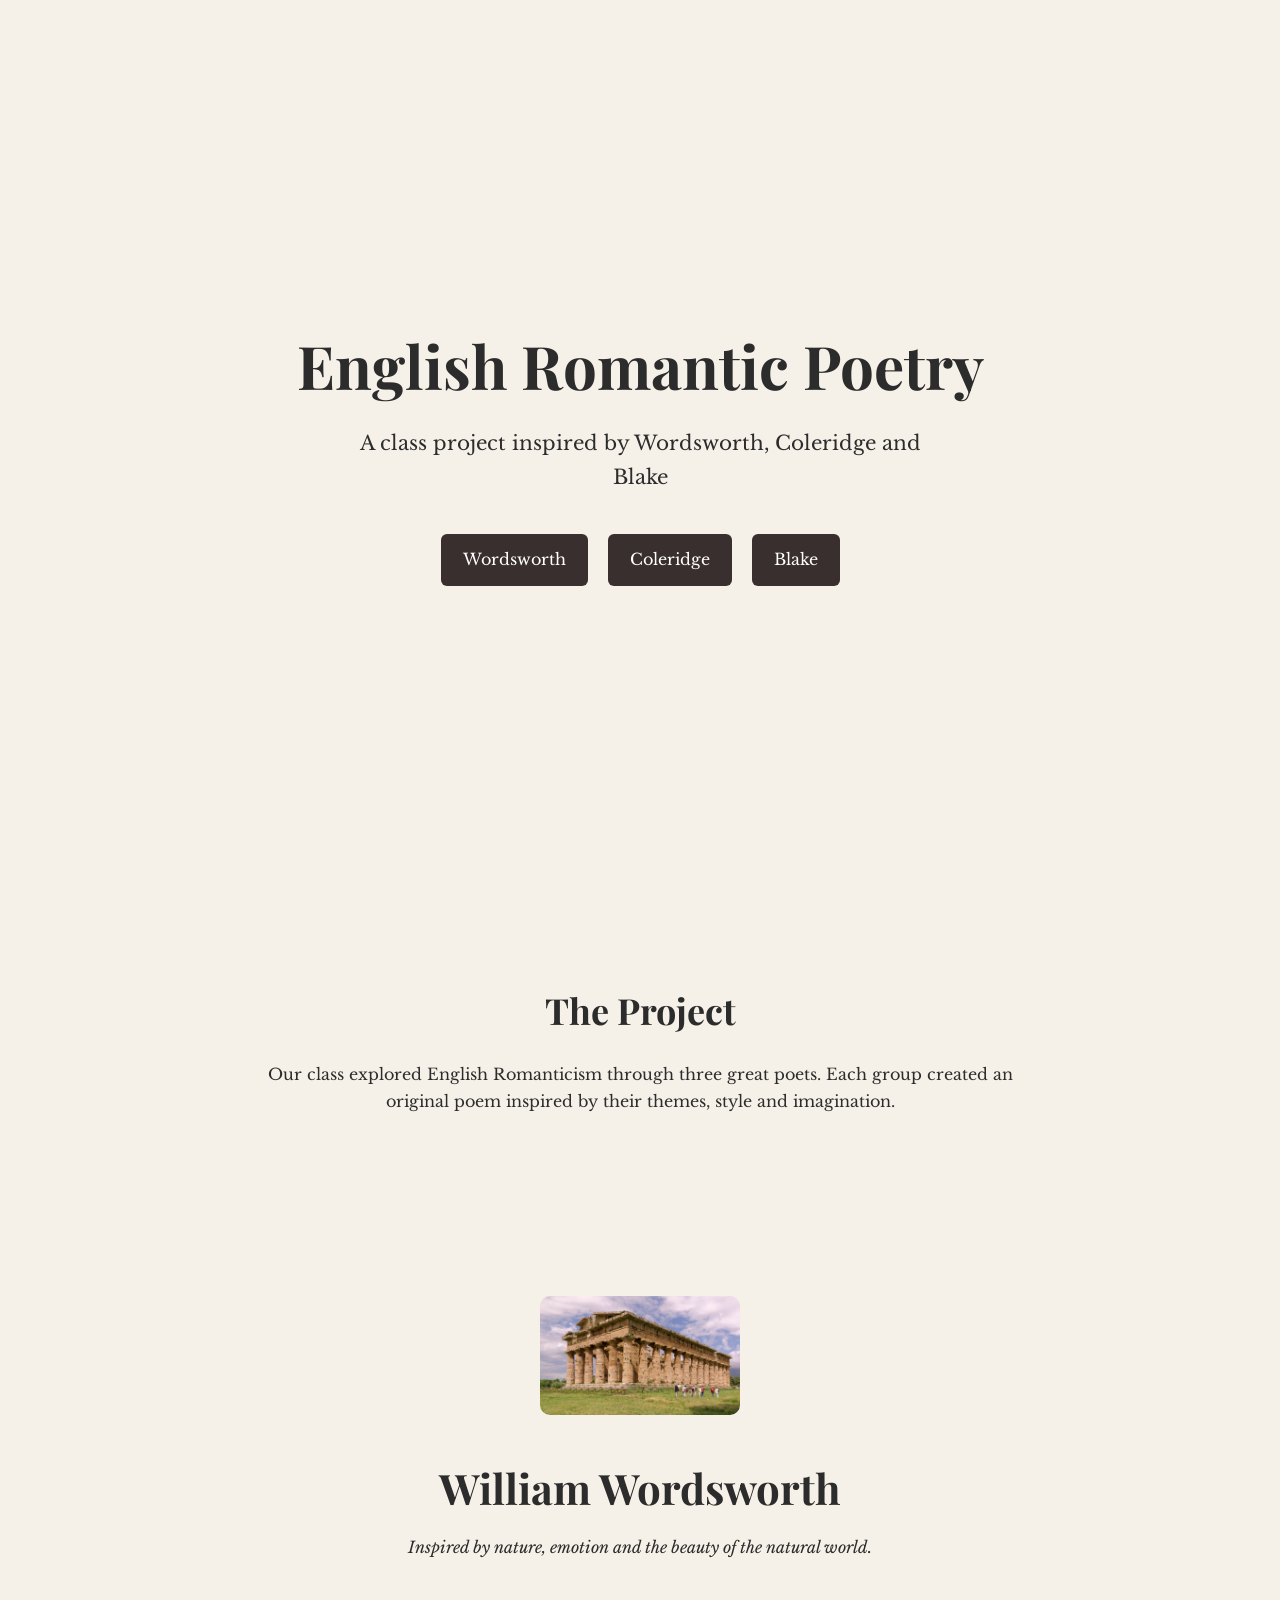
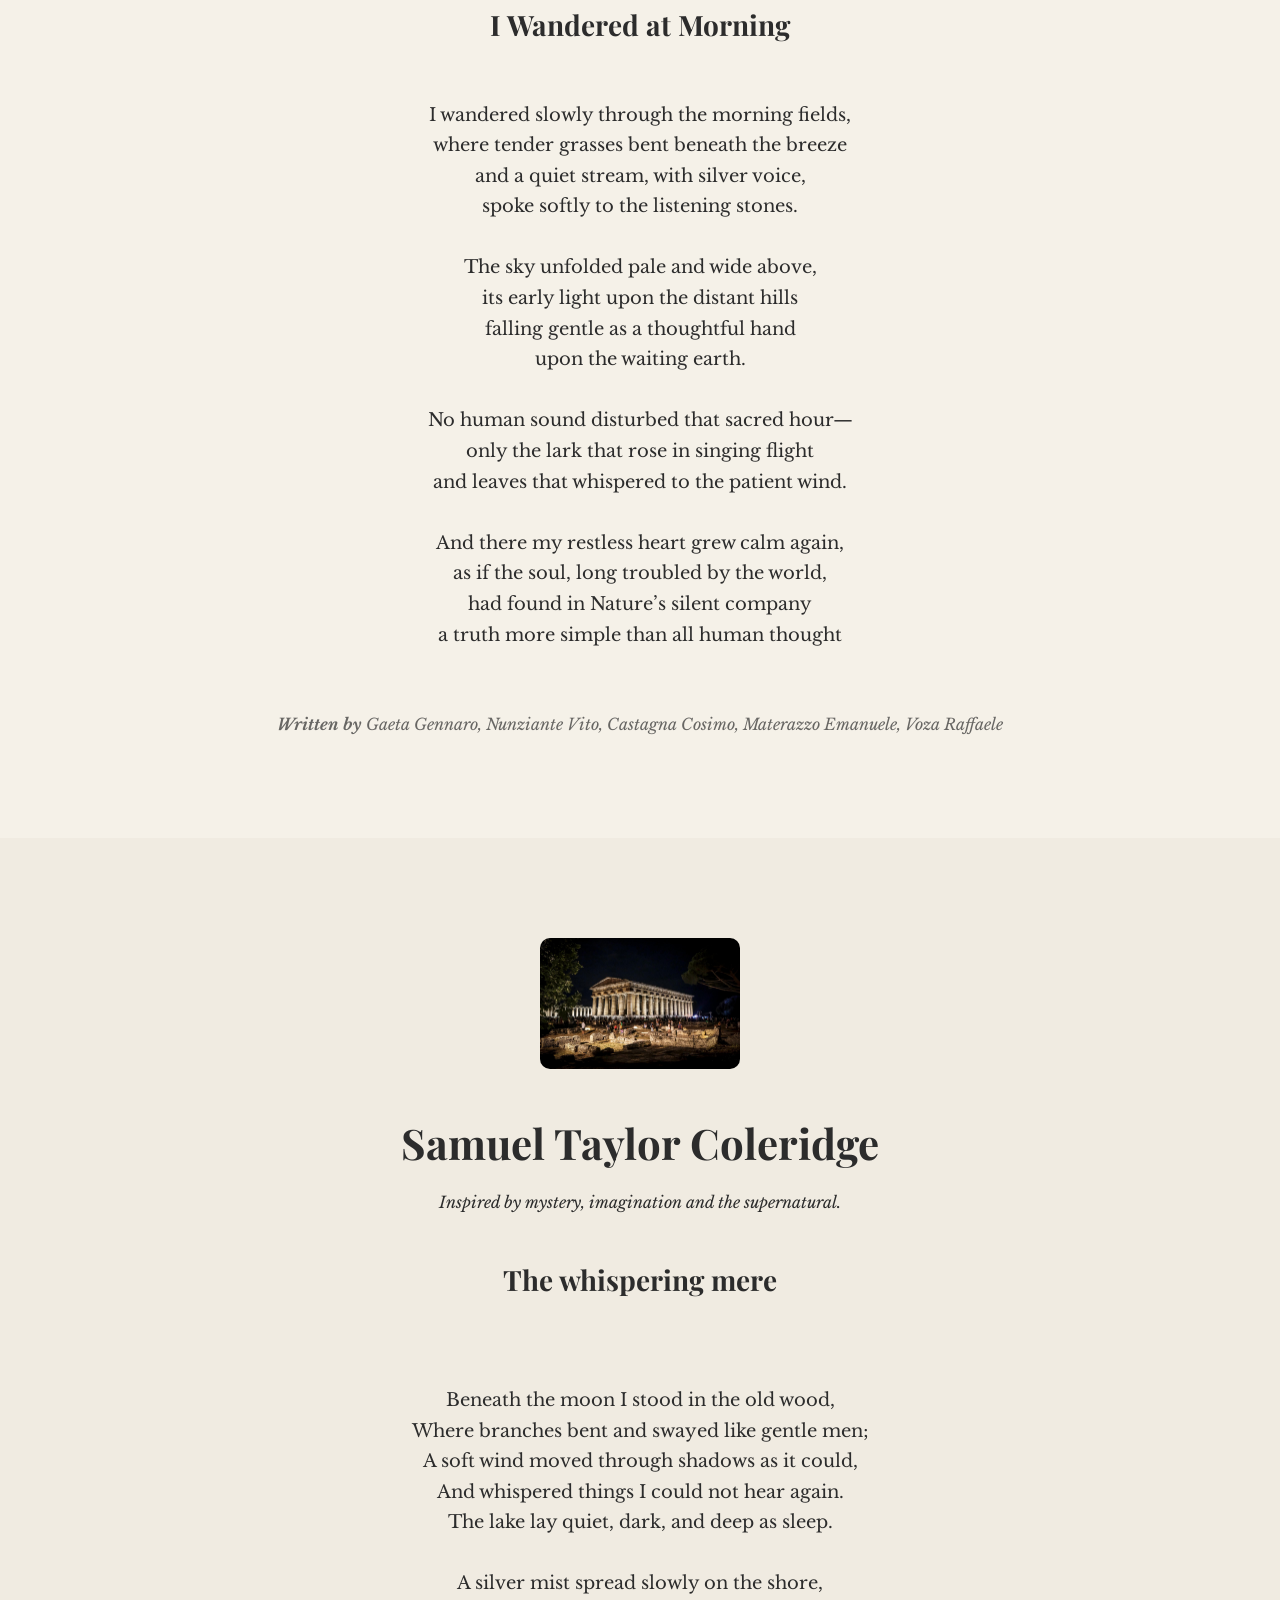
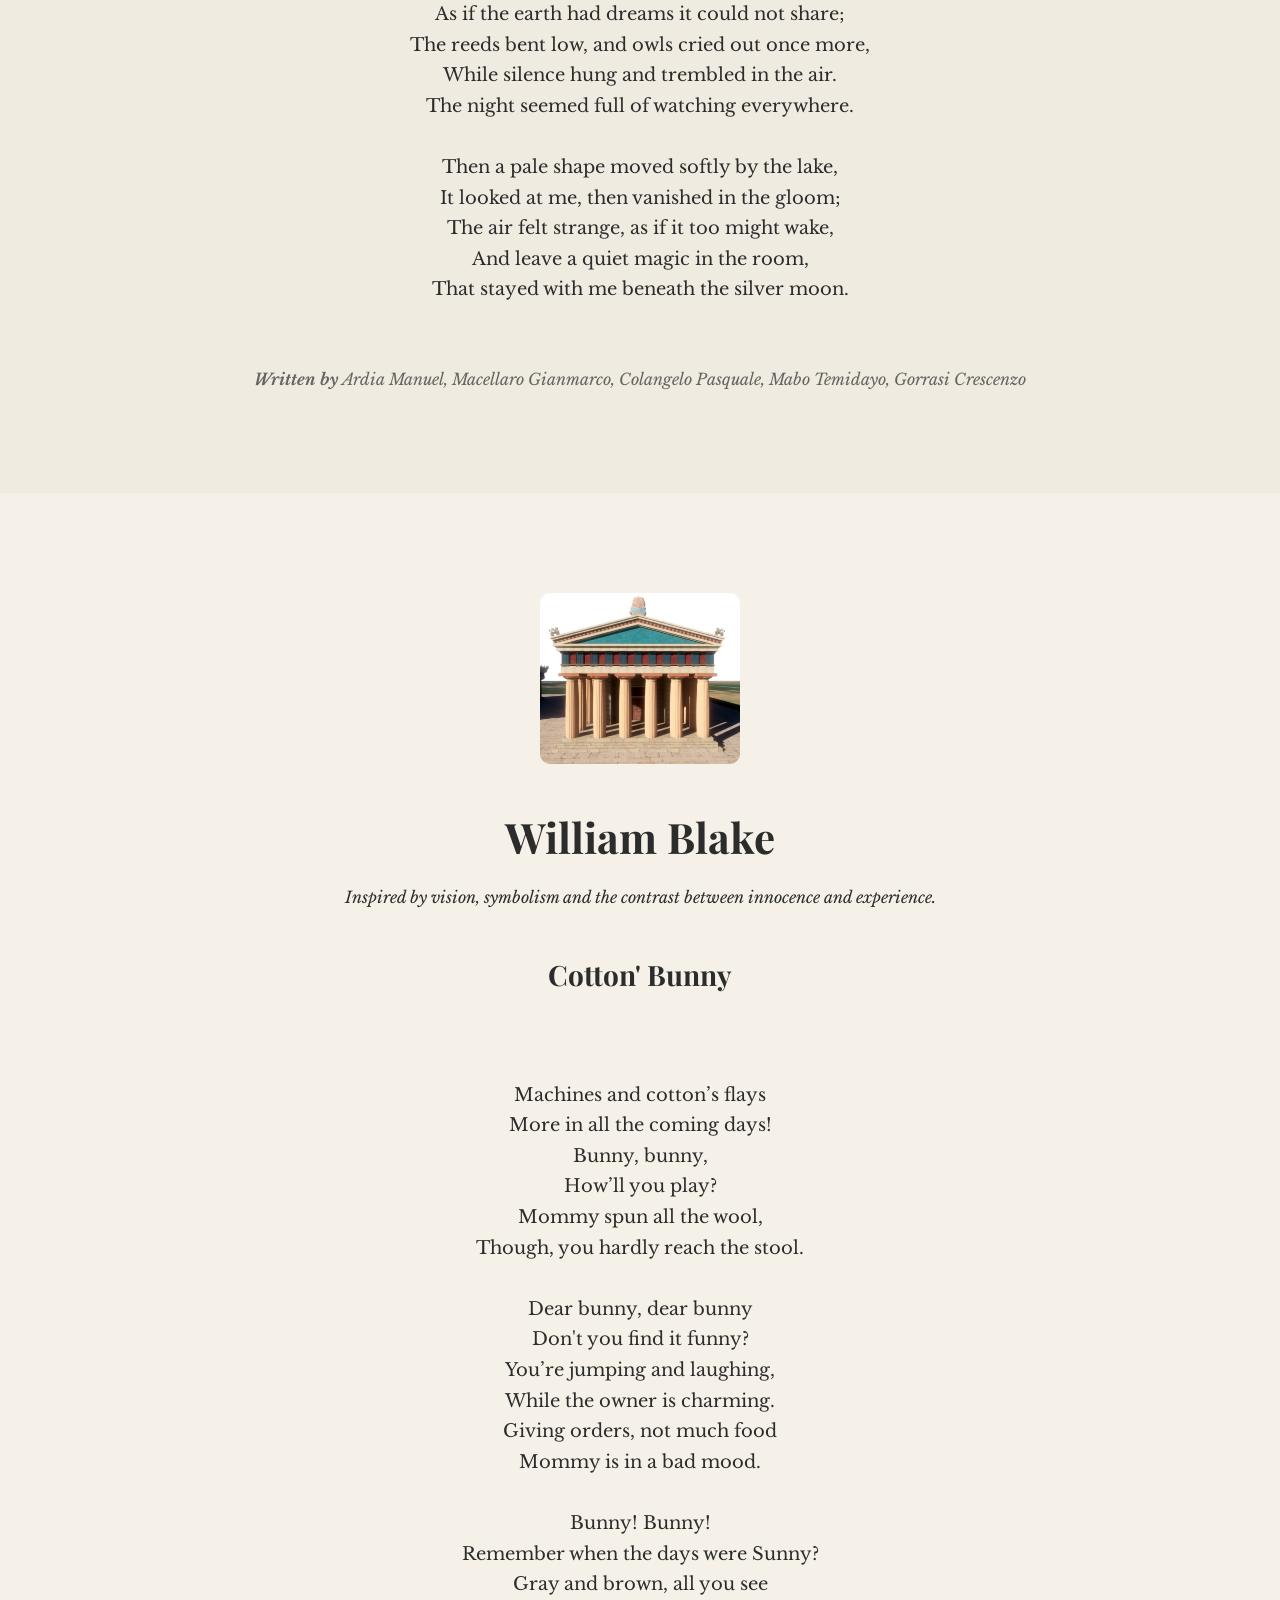
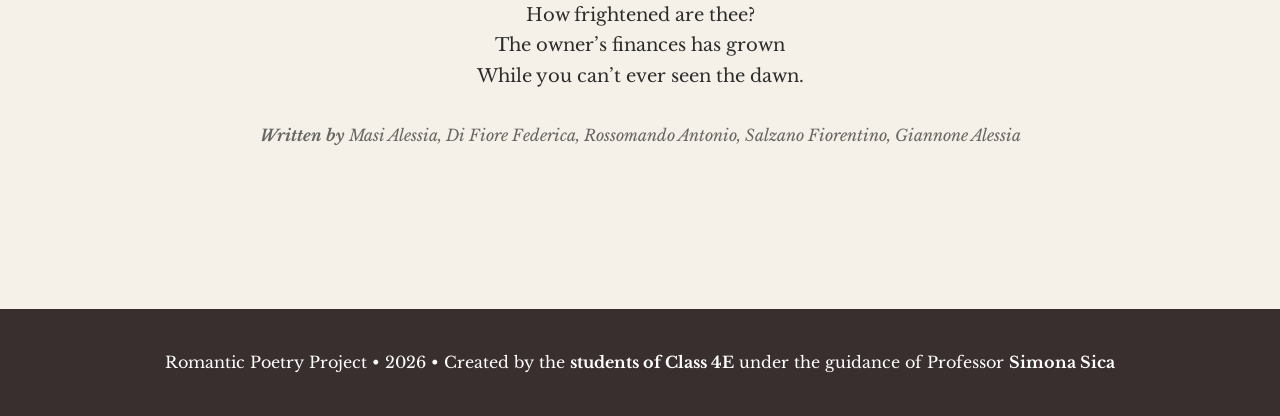
<file: index.html>
<!DOCTYPE html>
<html lang="en">

<head>

<meta charset="UTF-8">
<meta name="viewport" content="width=device-width, initial-scale=1.0">

<title>Romantic Poetry Project</title>

<link rel="stylesheet" href="style.css">

</head>

<body>

<header>

<h1>English Romantic Poetry</h1>

<p>A class project inspired by Wordsworth, Coleridge and Blake</p>

<div class="nav-buttons">

<a href="#wordsworth">Wordsworth</a>
<a href="#coleridge">Coleridge</a>
<a href="#blake">Blake</a>

</div>

</header>


<section class="intro">

<h2>The Project</h2>

<p>
Our class explored English Romanticism through three great poets.
Each group created an original poem inspired by their themes,
style and imagination.
</p>

</section>


<section id="wordsworth" class="poet-section">

<img class="poet-image" src="Word.jpg">

<h2 class="poet-name">William Wordsworth</h2>

<p class="poet-description">
Inspired by nature, emotion and the beauty of the natural world.
</p>

<h3 class="poem-title">I Wandered at Morning</h3>

<p class="poem">
I wandered slowly through the morning fields,
where tender grasses bent beneath the breeze
and a quiet stream, with silver voice,
spoke softly to the listening stones.

The sky unfolded pale and wide above,
its early light upon the distant hills
falling gentle as a thoughtful hand
upon the waiting earth.

No human sound disturbed that sacred hour—
only the lark that rose in singing flight
and leaves that whispered to the patient wind.

And there my restless heart grew calm again,
as if the soul, long troubled by the world,
had found in Nature’s silent company
a truth more simple than all human thought

</p>

<p class="group"><b>Written by</b> Gaeta Gennaro, Nunziante Vito, Castagna Cosimo, Materazzo Emanuele, Voza Raffaele</p>

</section>


<section id="coleridge" class="poet-section">

<img class="poet-image" src="Coleridge.jpg">

<h2 class="poet-name">Samuel Taylor Coleridge</h2>

<p class="poet-description">
Inspired by mystery, imagination and the supernatural.
</p>

<h3 class="poem-title">The whispering mere</h3>

<p class="poem">

Beneath the moon I stood in the old wood,
Where branches bent and swayed like gentle men;
A soft wind moved through shadows as it could,
And whispered things I could not hear again.
The lake lay quiet, dark, and deep as sleep.

A silver mist spread slowly on the shore,
As if the earth had dreams it could not share;
The reeds bent low, and owls cried out once more,
While silence hung and trembled in the air.
The night seemed full of watching everywhere.

Then a pale shape moved softly by the lake,
It looked at me, then vanished in the gloom;
The air felt strange, as if it too might wake,
And leave a quiet magic in the room,
That stayed with me beneath the silver moon.

</p>

<p class="group"><b>Written by</b> Ardia Manuel, Macellaro Gianmarco, Colangelo Pasquale, Mabo Temidayo, Gorrasi Crescenzo</p>

</section>


<section id="blake" class="poet-section">

<img class="poet-image" src="Blake.jpg">

<h2 class="poet-name">William Blake</h2>

<p class="poet-description">
Inspired by vision, symbolism and the contrast between innocence and experience.
</p>

<h3 class="poem-title">Cotton' Bunny</h3>

<p class="poem">

Machines and cotton’s flays
More in all the coming days!
Bunny, bunny,
How’ll you play?
Mommy spun all the wool,
Though, you hardly reach the stool.

Dear bunny, dear bunny
Don't you find it funny?
You’re jumping and laughing,
While the owner is charming.
Giving orders, not much food
Mommy is in a bad mood.

Bunny! Bunny!
Remember when the days were Sunny?
Gray and brown, all you see
How frightened are thee?
The owner’s finances has grown
While you can’t ever seen the dawn.
</p>

<p class="group"><b>Written by</b> Masi Alessia, Di Fiore Federica, Rossomando Antonio, Salzano Fiorentino, Giannone Alessia</p>

</section>


<footer>

<p>Romantic Poetry Project • 2026 •
 Created by the <b>students of Class 4E</b> under the guidance of Professor <b>Simona Sica</b></p>

</footer>

<script src="script.js"></script>

</body>

</html>
</file>
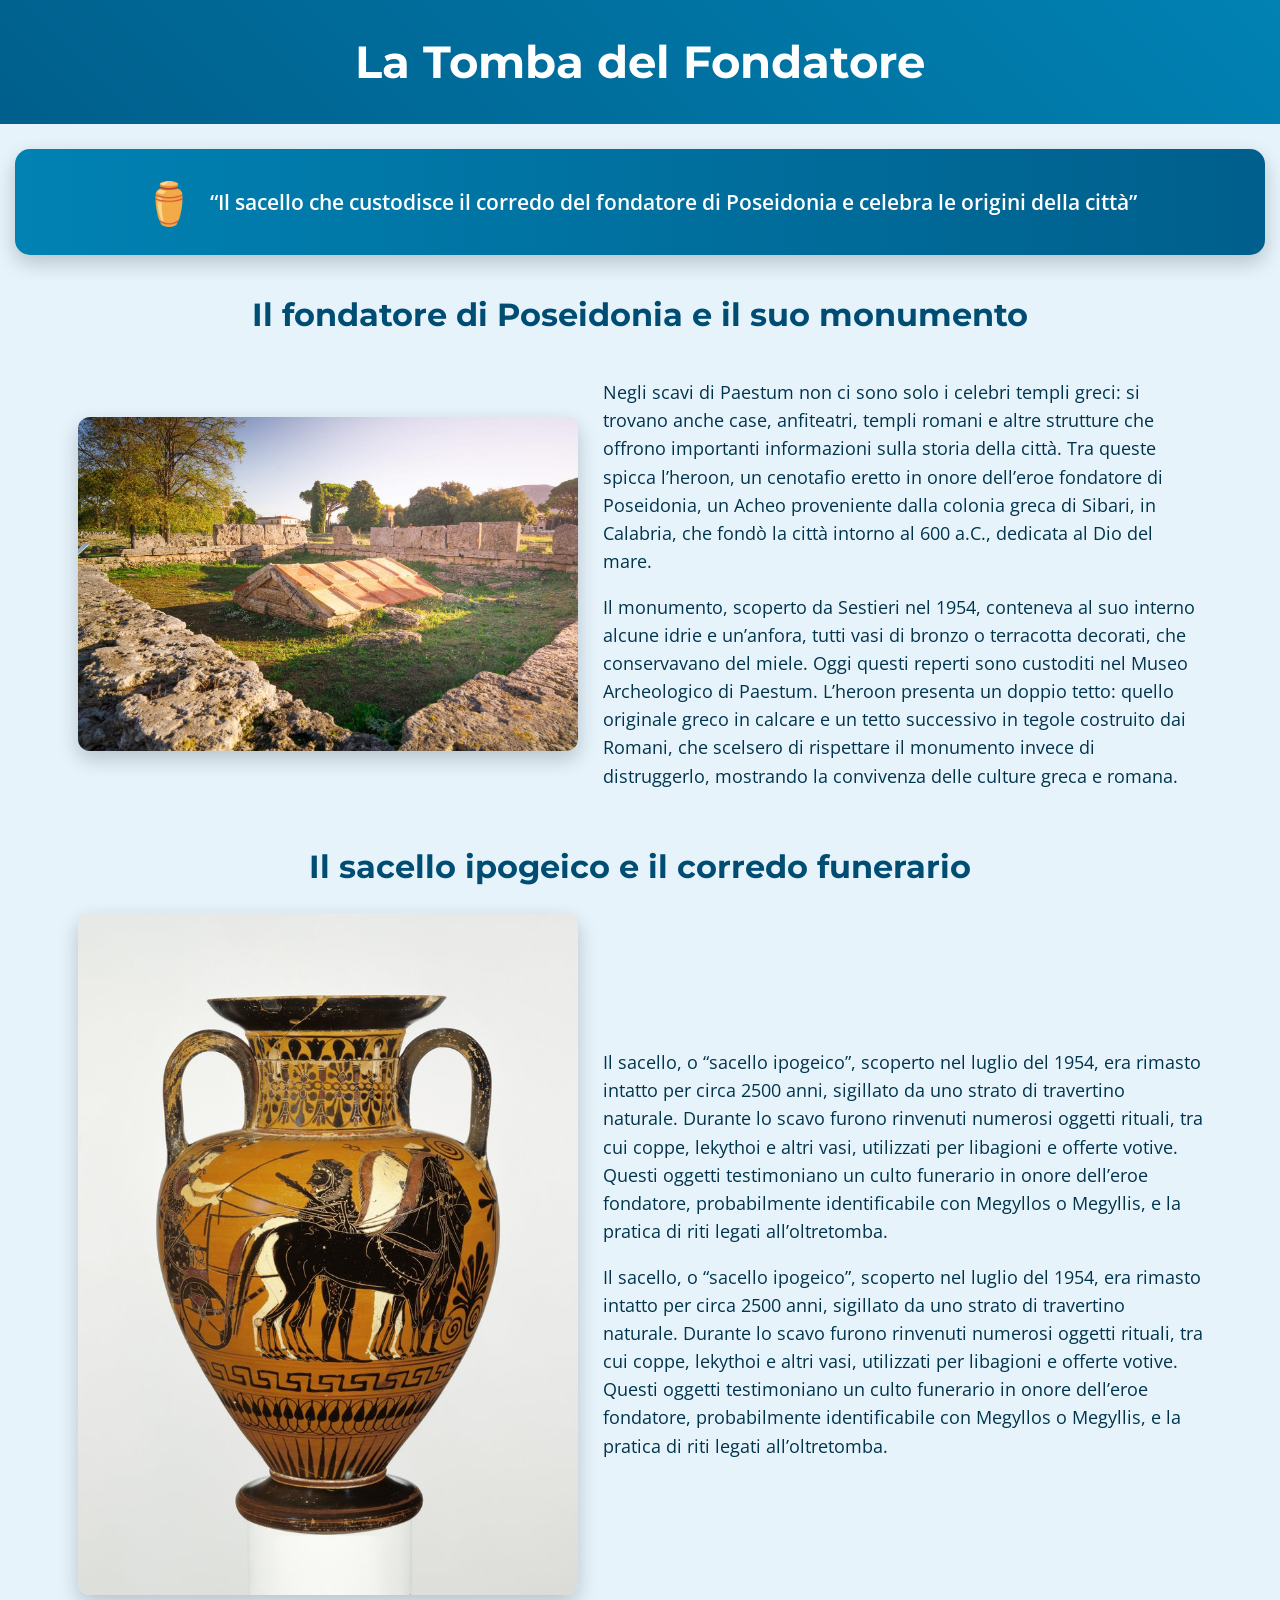
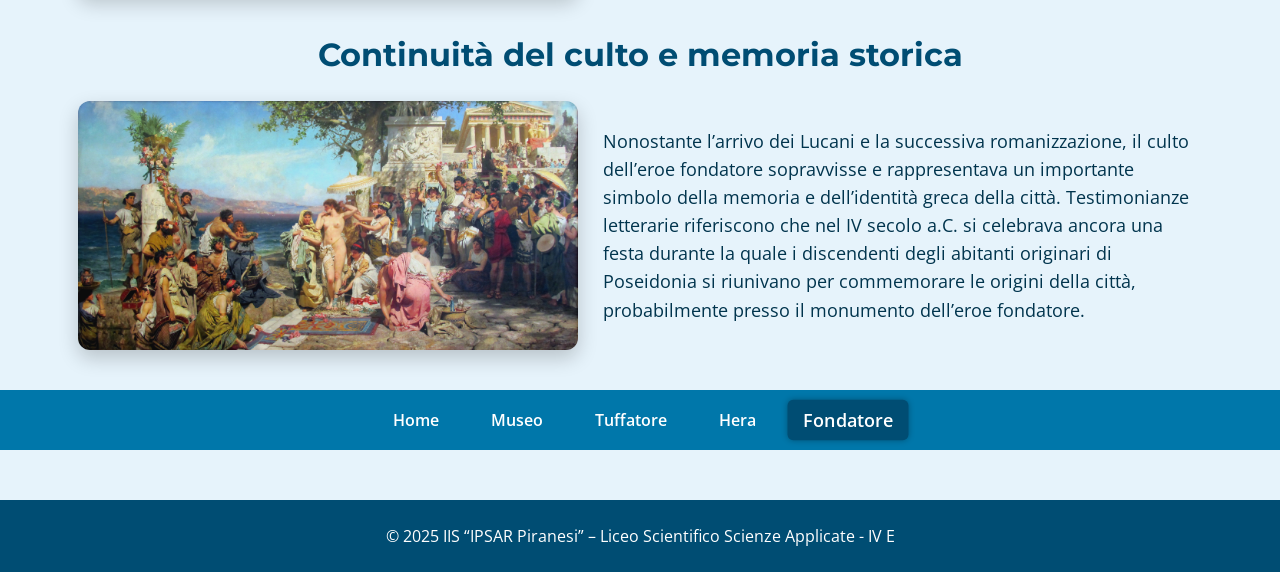
<file: Fondatore.html>
<!DOCTYPE html>
<html lang="it">
<head>
    <meta charset="UTF-8">
    <title>La Tomba del Tuffatore – Paestum | Liceo Scientifico Scienze Applicate 4E</title>

    <!-- Font -->
    <link href="https://fonts.googleapis.com/css2?family=Montserrat:wght@600;700&family=Open+Sans:wght@400;600&display=swap" rel="stylesheet">

    <style>

        body {
            margin: 0;
            background: #e6f3fb;
            font-family: 'Open Sans', sans-serif;
            color: #333;
        }

        /* ==================== HEADER ==================== */
        header {
            background: linear-gradient(45deg, #005F8C, #0082B3);
            padding: 35px;
            text-align: center;
            color: white;
        }

        header h1 {
            margin: 0;
            font-size: 2.8em;
            font-family: 'Montserrat', sans-serif;
            font-weight: 700;
        }

        header p {
            margin-top: 8px;
            font-size: 1.3em;
            opacity: 0.95;
        }

        /* ==================== HERO BAR ==================== */
        .hero {
            background: linear-gradient(90deg, #0082B3, #005F8C);
            padding: 25px 25px;
            text-align: center;
            font-size: 1.3em;
            font-weight: 600;
            border-radius: 15px;
            box-shadow: 0 8px 20px rgba(0,0,0,0.2);
            margin: 25px auto;
            max-width: 1200px;
            display: flex;
            align-items: center;
            justify-content: center;
            gap: 15px;
            color: white;
        }

        .hero-icon {
            font-size: 2em;
        }

        /* ==================== NAVBAR ==================== */
        nav {
            background: #0077AA;
            padding: 12px;
            text-align: center;
        }

        nav a {
            margin: 0 10px;
            padding: 7px 14px;
            text-decoration: none;
            font-weight: 600;
            color: white;
            border-radius: 5px;
            display: inline-block;
            transition: transform 0.2s ease, background 0.25s, box-shadow 0.25s;
        }

        nav a:hover {
            background: #005F8C;
            transform: scale(1.12);
            box-shadow: 0 0 6px rgba(0,0,0,.25);
        }

        nav a.active {
            background: #004D73;
            transform: scale(1.12);
            box-shadow: 0 0 6px rgba(0,0,0,.3);
        }

        /* ==================== SEZIONI ==================== */
        .section-container {
            max-width: 1200px;
            margin: 40px auto;
            padding: 0 15px;
        }

        .sections-grid {
            display: grid;
            grid-template-columns: repeat(auto-fit, minmax(260px, 1fr));
            gap: 25px;
        }

        .section-card {
            background: white;
            padding: 20px;
            border-radius: 12px;
            border: 3px solid #0077AA;
            box-shadow: 0 0 12px rgba(0,0,0,.15);
            text-align: center;
            transition: transform .25s, box-shadow .25s;
        }

        .section-card:hover {
            transform: translateY(-6px);
            box-shadow: 0 12px 20px rgba(0,0,0,.25);
        }

        .section-card h3 {
            margin-bottom: 10px;
            font-size: 1.4em;
            font-family: 'Montserrat', sans-serif;
            color: #004D73;
        }

        .section-card p {
            font-size: 1em;
            color: #00344d;
        }

        .section-card a {
            display: inline-block;
            margin-top: 15px;
            background: #0077AA;
            color: white;
            padding: 8px 16px;
            border-radius: 8px;
            text-decoration: none;
            font-weight: 600;
            transition: background .25s, transform .25s;
        }

        .section-card a:hover {
            background: #005F8C;
            transform: scale(1.08);
        }

        /* ==================== FOOTER ==================== */
        footer {
            background: #004D73;
            color: white;
            text-align: center;
            padding: 25px;
            margin-top: 50px;
        }

        /* ==================== GRIGLIA IMMAGINI 2x2 ==================== */
        .image-grid {
            display: grid;
            grid-template-columns: repeat(2, 1fr); /* 2 colonne */
            grid-gap: 20px; /* spazio tra le immagini */
            max-width: 1000px;
            margin: 40px auto;
        }

        .image-grid img {
            width: 100%;
            height: auto;
            border-radius: 12px;
            border: 4px solid #0077AA;
            box-shadow: 0 8px 20px rgba(0,0,0,0.3);
            transition: transform 0.3s, box-shadow 0.3s;
        }

        .image-grid img:hover {
            transform: scale(1.05);
            box-shadow: 0 12px 25px rgba(0,0,0,0.5);
        }

    </style>
</head>

<body>

<header>
    <h1>La Tomba del Fondatore</h1>
</header>

<div class="hero">
    <span class="hero-icon">⚱️</span>
     “Il sacello che custodisce il corredo del fondatore di Poseidonia e celebra le origini della città” 
</div>

<!-- ================= STORIA E IMMAGINE================== -->
<div class="section-container">
    <h2 style="text-align:center; font-family:Montserrat; font-size:2em; color:#004D73;">
       Il fondatore di Poseidonia e il suo monumento
    </h2>
    <div style="display:flex; flex-wrap:wrap; gap:25px; align-items:center; justify-content:center; margin-top:20px;">
        <img src="Fondatore1.jpg" alt="Veduta dei templi di Paestum" class="paestum-img" style="max-width:500px; width:100%; border-radius:12px; box-shadow:0 8px 20px rgba(0,0,0,0.2);">
        <div style="max-width:600px; font-size:1.1em; color:#00344d; line-height:1.6;">
            
            <p>Negli scavi di Paestum non ci sono solo i celebri templi greci: si trovano anche case, anfiteatri, templi romani e altre strutture che offrono importanti informazioni sulla storia della città. Tra queste spicca l’heroon, un cenotafio eretto in onore dell’eroe fondatore di Poseidonia, un Acheo proveniente dalla colonia greca di Sibari, in Calabria, che fondò la città intorno al 600 a.C., dedicata al Dio del mare.</p>
            <p>Il monumento, scoperto da Sestieri nel 1954, conteneva al suo interno alcune idrie e un’anfora, tutti vasi di bronzo o terracotta decorati, che conservavano del miele. Oggi questi reperti sono custoditi nel Museo Archeologico di Paestum. L’heroon presenta un doppio tetto: quello originale greco in calcare e un tetto successivo in tegole costruito dai Romani, che scelsero di rispettare il monumento invece di distruggerlo, mostrando la convivenza delle culture greca e romana.</p>


        </div>
    </div>
</div>
         
<!-- ================= STORIA E IMMAGINE 2================== -->
<div class="section-container">
    <h2 style="text-align:center; font-family:Montserrat; font-size:2em; color:#004D73;">
       Il sacello ipogeico e il corredo funerario
    </h2>
    <div style="display:flex; flex-wrap:wrap; gap:25px; align-items:center; justify-content:center; margin-top:20px;">
        <img src="Eracle.jpg" alt="Veduta dei templi di Paestum" class="paestum-img" style="max-width:500px; width:100%; border-radius:12px; box-shadow:0 8px 20px rgba(0,0,0,0.2);">
        <div style="max-width:600px; font-size:1.1em; color:#00344d; line-height:1.6;">
            
            <p>Il sacello, o “sacello ipogeico”, scoperto nel luglio del 1954, era rimasto intatto per circa 2500 anni, sigillato da uno strato di travertino naturale. Durante lo scavo furono rinvenuti numerosi oggetti rituali, tra cui coppe, lekythoi e altri vasi, utilizzati per libagioni e offerte votive. Questi oggetti testimoniano un culto funerario in onore dell’eroe fondatore, probabilmente identificabile con Megyllos o Megyllis, e la pratica di riti legati all’oltretomba.</p>
           <p>Il sacello, o “sacello ipogeico”, scoperto nel luglio del 1954, era rimasto intatto per circa 2500 anni, sigillato da uno strato di travertino naturale. Durante lo scavo furono rinvenuti numerosi oggetti rituali, tra cui coppe, lekythoi e altri vasi, utilizzati per libagioni e offerte votive. Questi oggetti testimoniano un culto funerario in onore dell’eroe fondatore, probabilmente identificabile con Megyllos o Megyllis, e la pratica di riti legati all’oltretomba.</p>

        </div>
    </div>
</div>

<!-- ================= STORIA E IMMAGINE 3================== -->
<div class="section-container">
    <h2 style="text-align:center; font-family:Montserrat; font-size:2em; color:#004D73;">
      Continuità del culto e memoria storica
    </h2>
    <div style="display:flex; flex-wrap:wrap; gap:25px; align-items:center; justify-content:center; margin-top:20px;">
        <img src="Poseidonia.jpg" alt="Veduta dei templi di Paestum" class="paestum-img" style="max-width:500px; width:100%; border-radius:12px; box-shadow:0 8px 20px rgba(0,0,0,0.2);">
        <div style="max-width:600px; font-size:1.1em; color:#00344d; line-height:1.6;">

            <p>Nonostante l’arrivo dei Lucani e la successiva romanizzazione, il culto dell’eroe fondatore sopravvisse e rappresentava un importante simbolo della memoria e dell’identità greca della città. Testimonianze letterarie riferiscono che nel IV secolo a.C. si celebrava ancora una festa durante la quale i discendenti degli abitanti originari di Poseidonia si riunivano per commemorare le origini della città, probabilmente presso il monumento dell’eroe fondatore.</p>

        </div>
    </div>
</div>




<nav>
    <a href="index.html">Home</a>
    <a href="Museo.html">Museo</a>
    <a href="Tuffatore.html">Tuffatore</a>
    <a href="SitodiHera.html">Hera</a>
    <a href="Fondatore.html" class="active">Fondatore</a>

 
</nav>

<div class="top-container">

<footer>
    © 2025 IIS “IPSAR Piranesi” – Liceo Scientifico Scienze Applicate -  IV E
</footer>

</body>
</html>
</file>
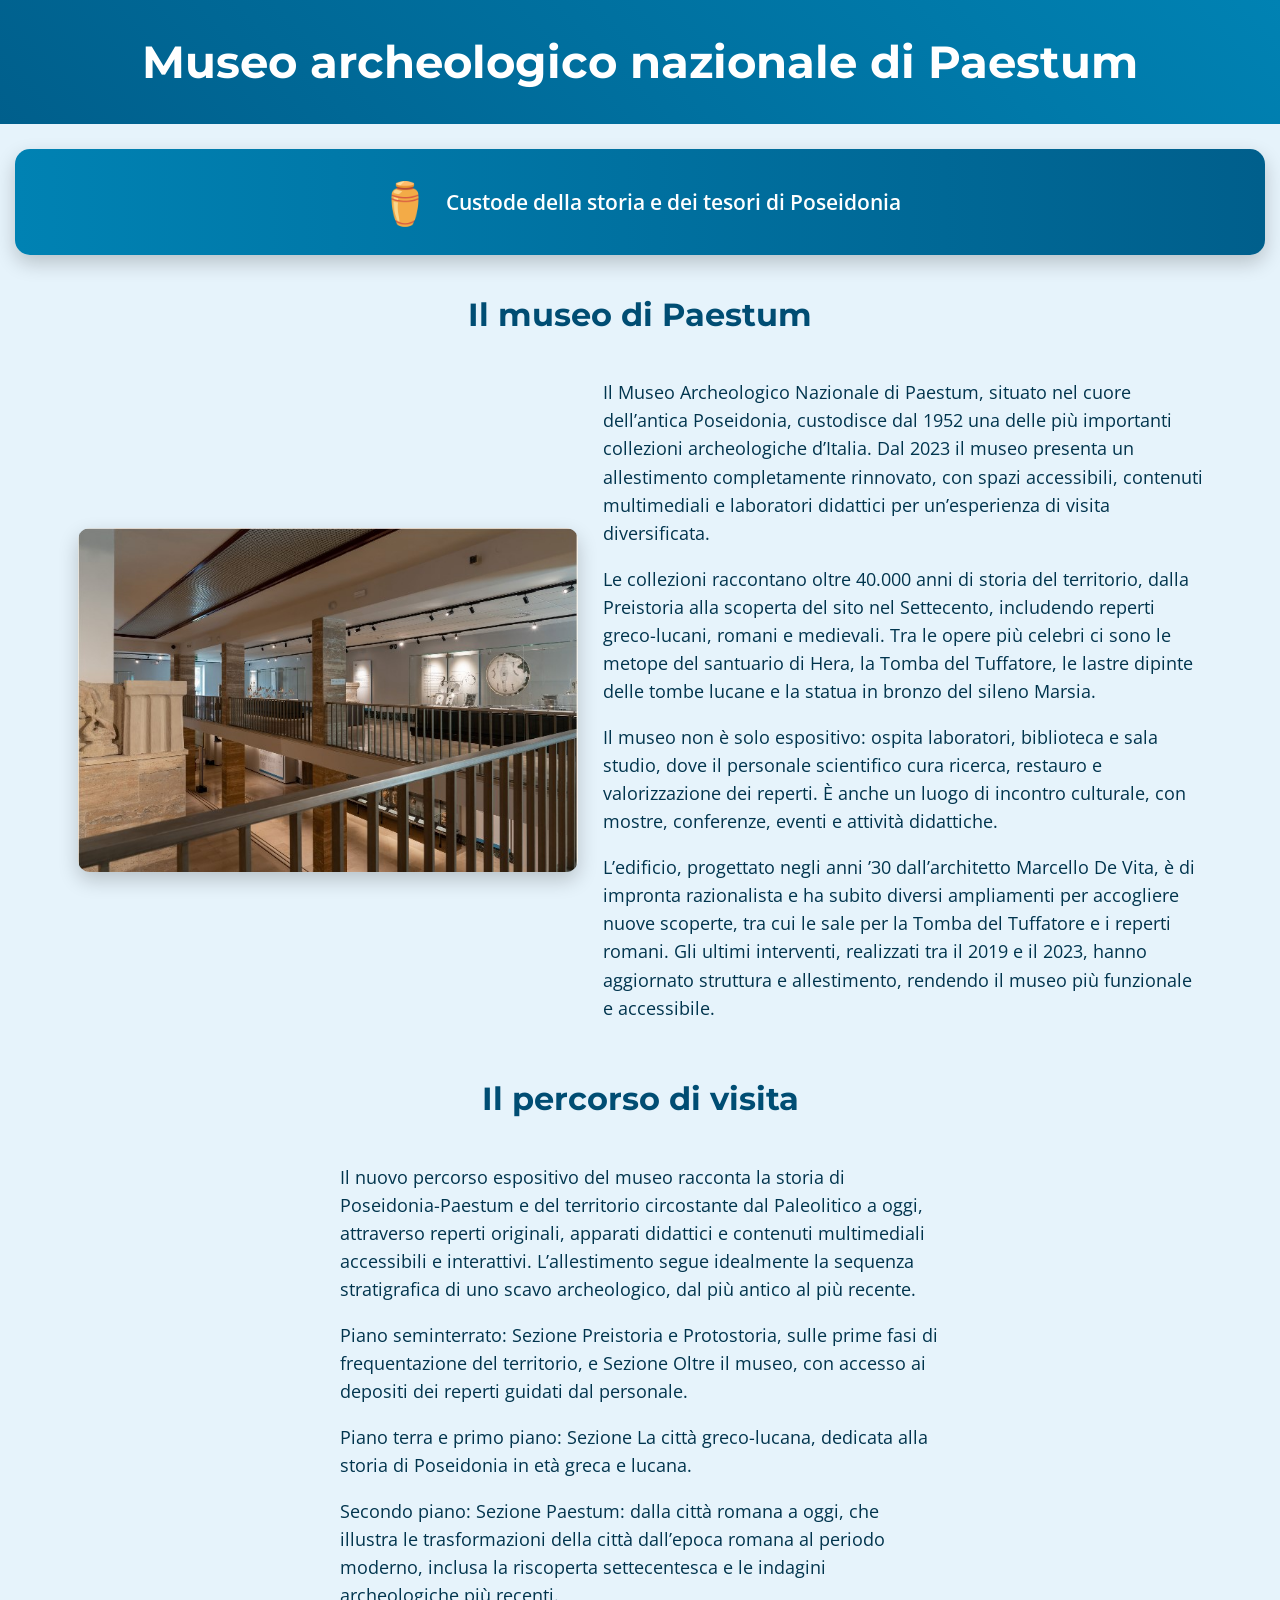
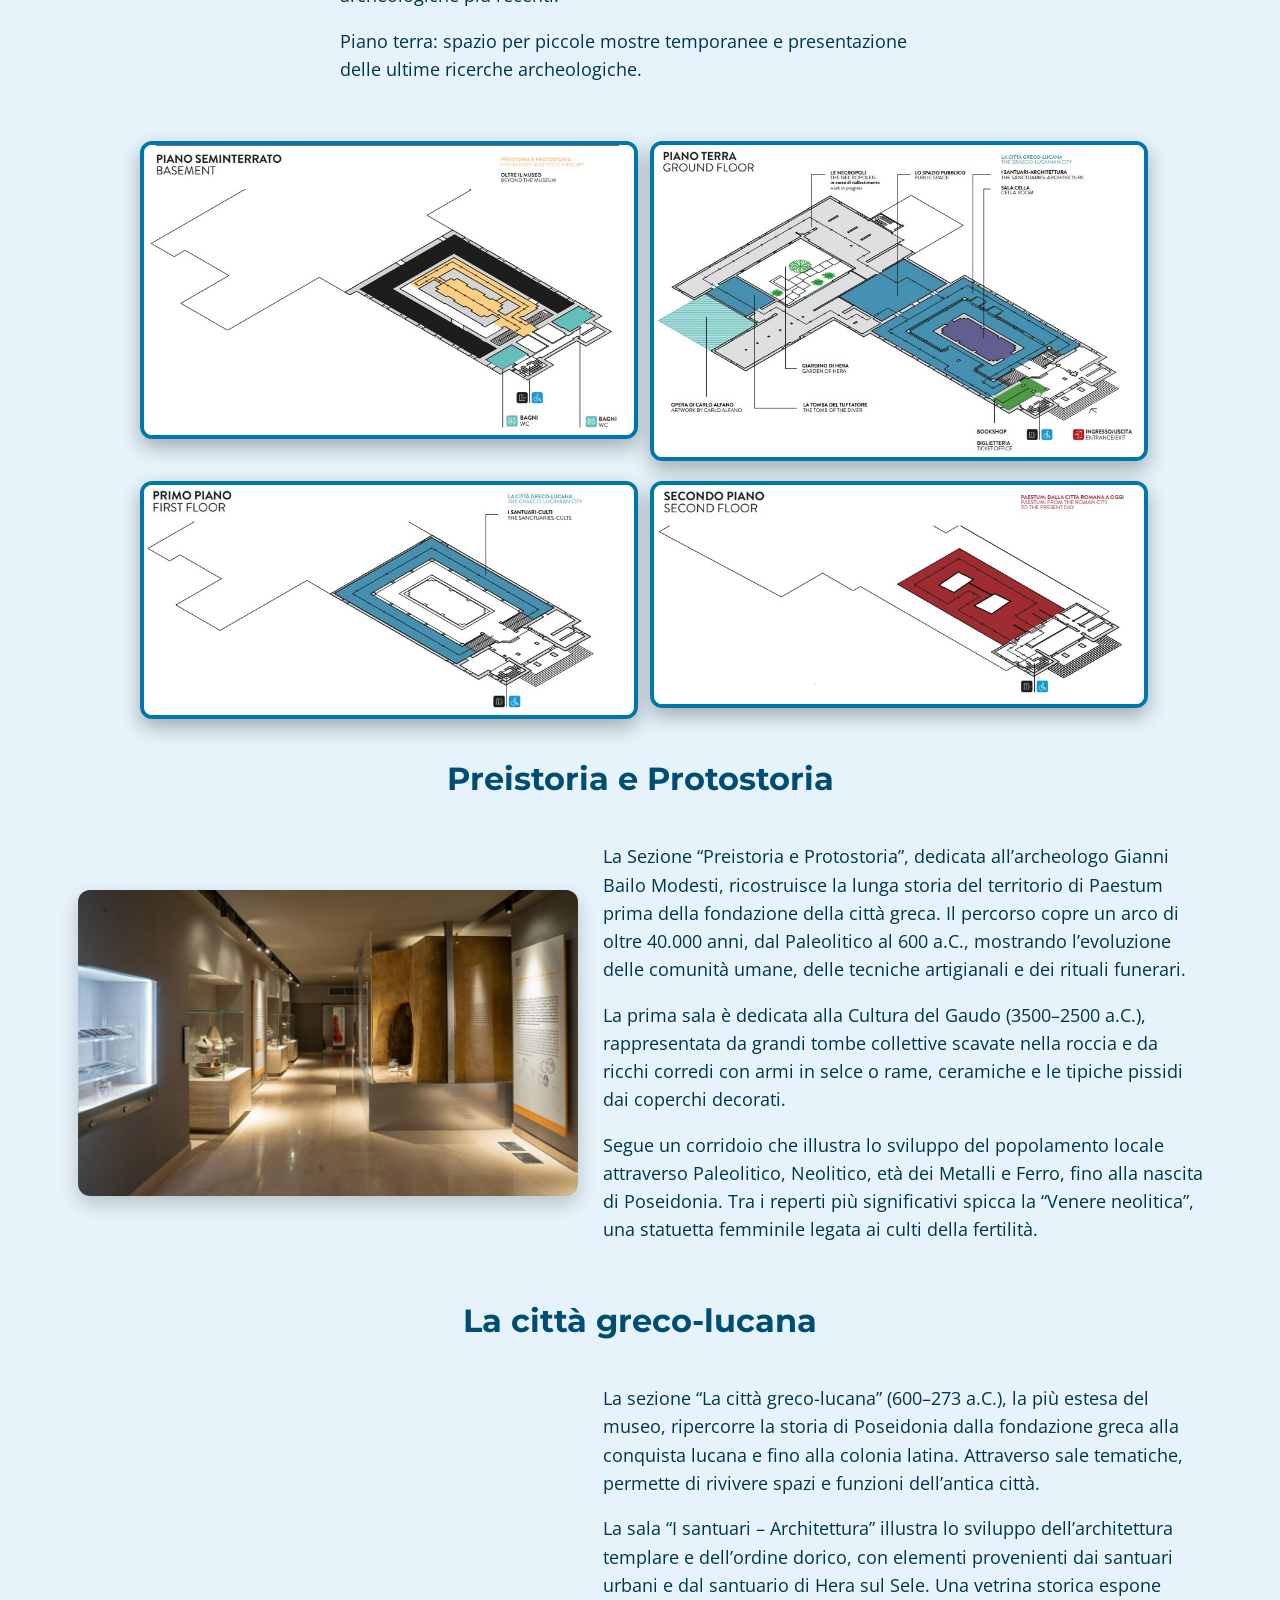
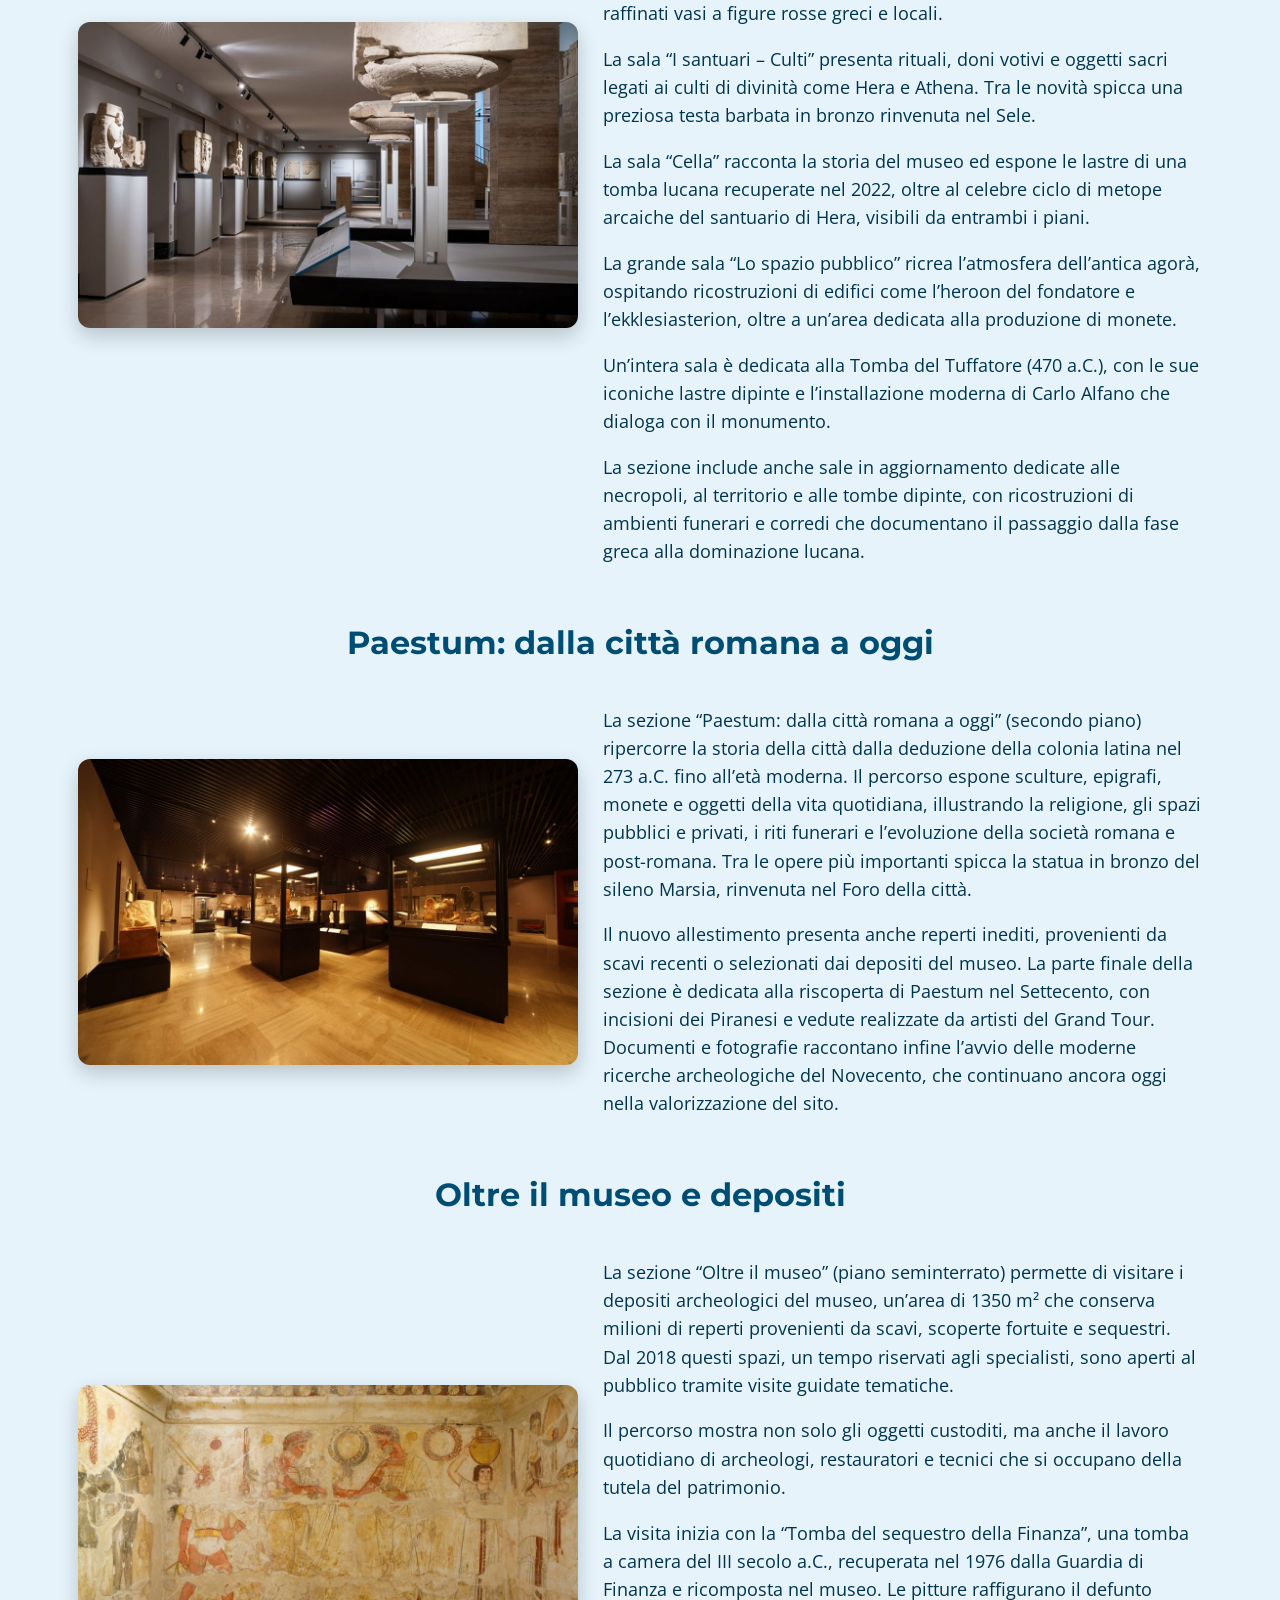
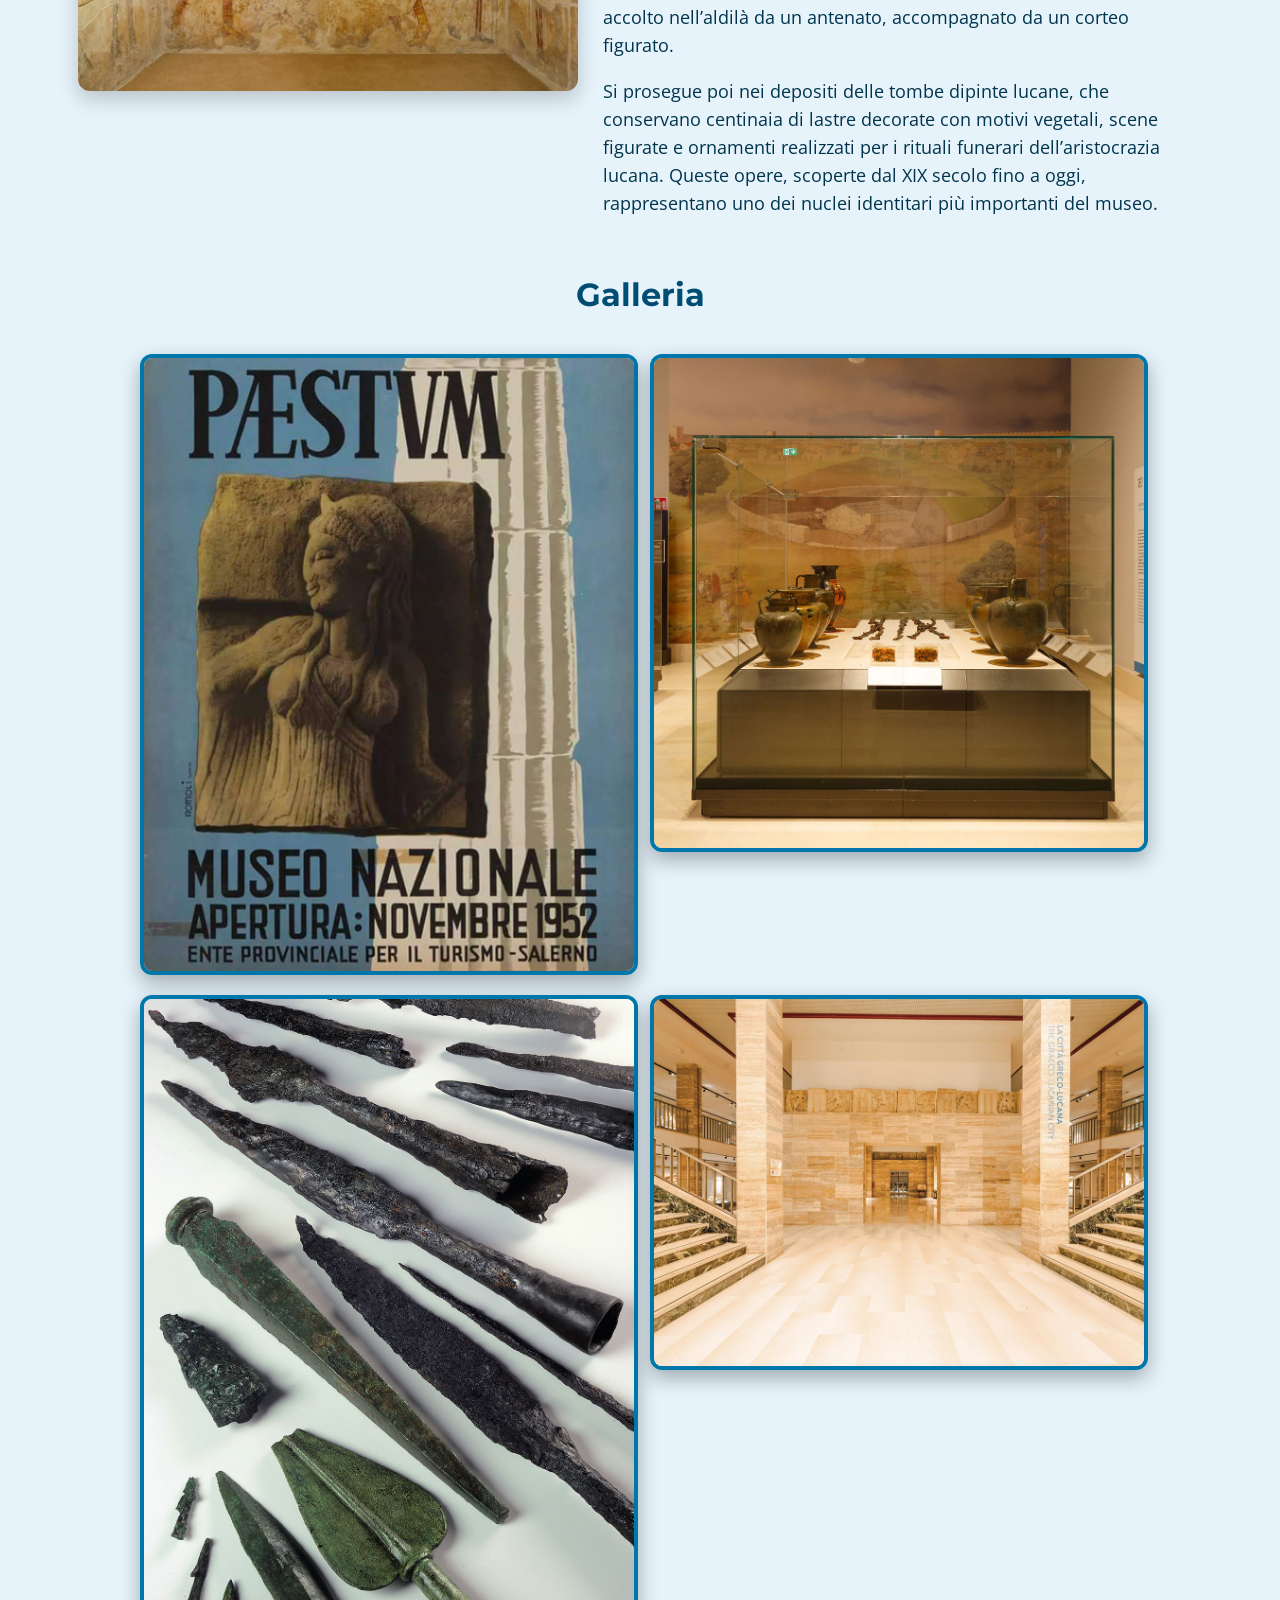
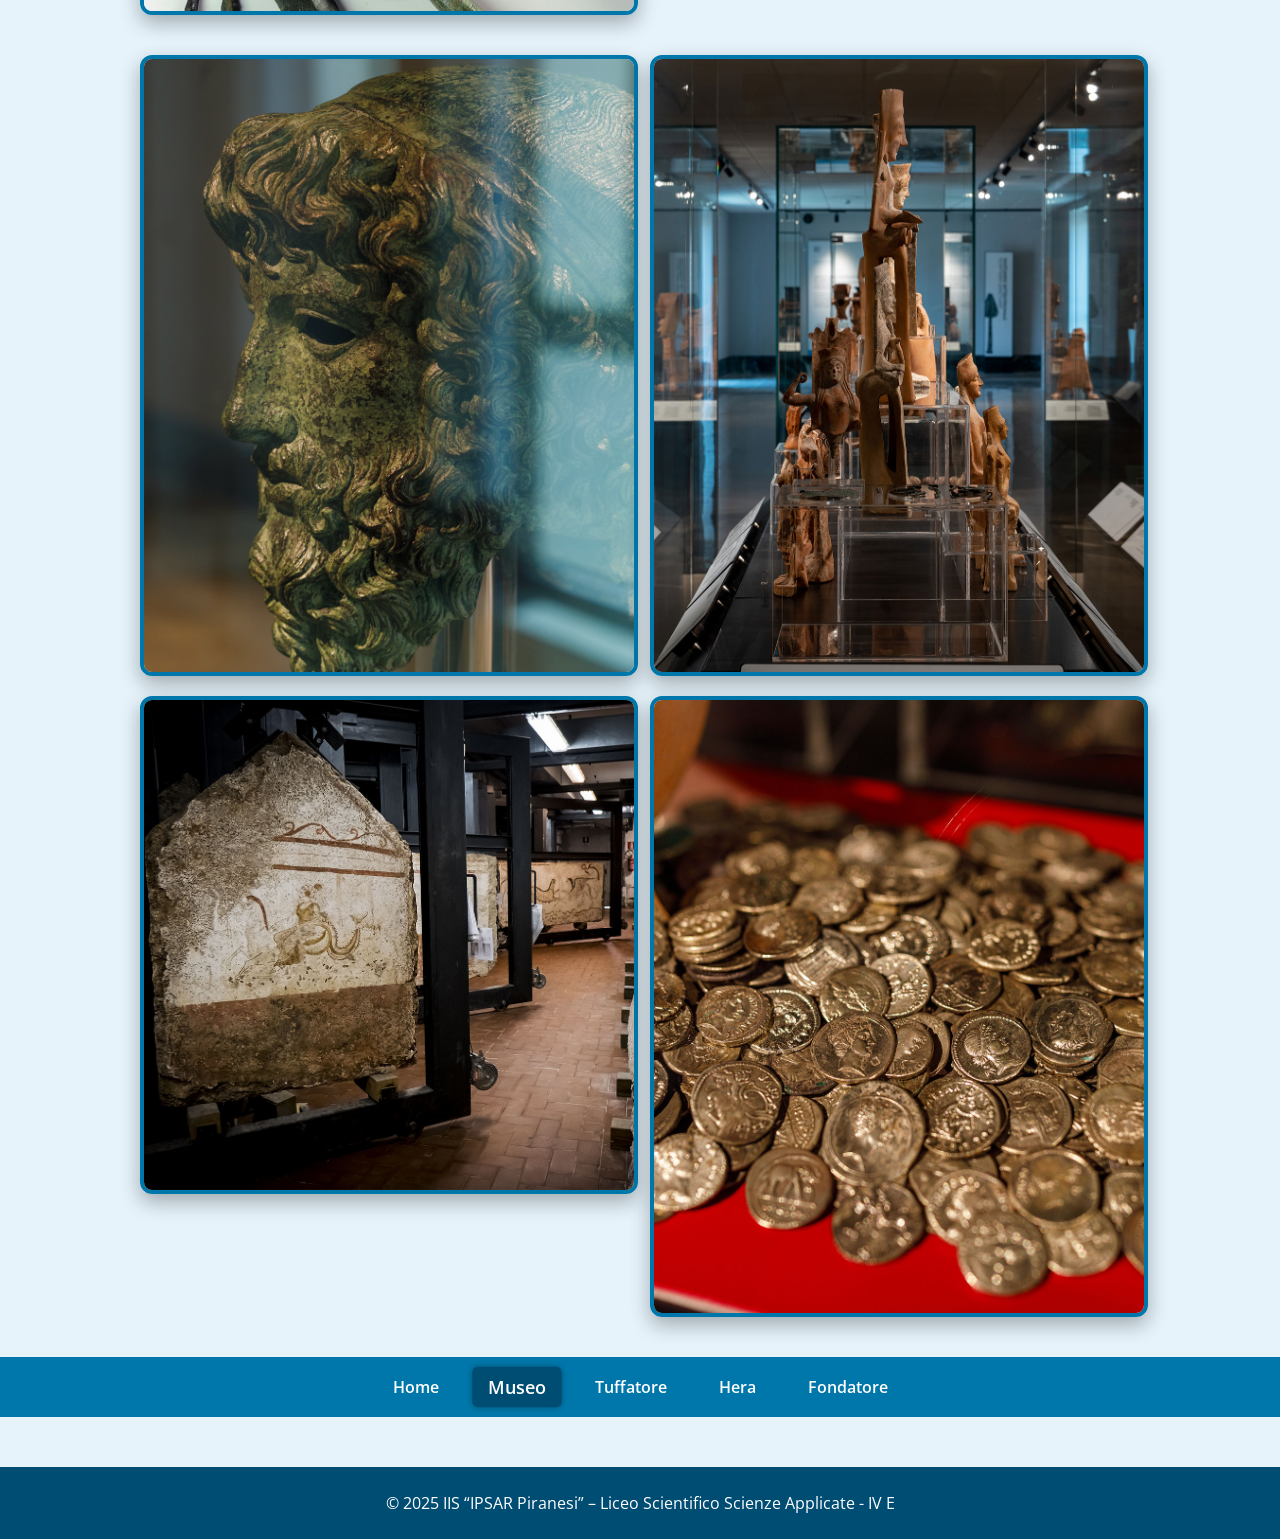
<file: Museo.html>
<!DOCTYPE html>
<html lang="it">
<head>
    <meta charset="UTF-8">
    <title>Museo – Paestum | Liceo Scientifico Scienze Applicate 4E</title>

    <!-- Font -->
    <link href="https://fonts.googleapis.com/css2?family=Montserrat:wght@600;700&family=Open+Sans:wght@400;600&display=swap" rel="stylesheet">

    <style>

        body {
            margin: 0;
            background: #e6f3fb;
            font-family: 'Open Sans', sans-serif;
            color: #333;
        }

        /* ==================== HEADER ==================== */
        header {
            background: linear-gradient(45deg, #005F8C, #0082B3);
            padding: 35px;
            text-align: center;
            color: white;
        }

        header h1 {
            margin: 0;
            font-size: 2.8em;
            font-family: 'Montserrat', sans-serif;
            font-weight: 700;
        }

        header p {
            margin-top: 8px;
            font-size: 1.3em;
            opacity: 0.95;
        }

        /* ==================== HERO BAR ==================== */
        .hero {
            background: linear-gradient(90deg, #0082B3, #005F8C);
            padding: 25px 25px;
            text-align: center;
            font-size: 1.3em;
            font-weight: 600;
            border-radius: 15px;
            box-shadow: 0 8px 20px rgba(0,0,0,0.2);
            margin: 25px auto;
            max-width: 1200px;
            display: flex;
            align-items: center;
            justify-content: center;
            gap: 15px;
            color: white;
        }

        .hero-icon {
            font-size: 2em;
        }

        /* ==================== NAVBAR ==================== */
        nav {
            background: #0077AA;
            padding: 12px;
            text-align: center;
        }

        nav a {
            margin: 0 10px;
            padding: 7px 14px;
            text-decoration: none;
            font-weight: 600;
            color: white;
            border-radius: 5px;
            display: inline-block;
            transition: transform 0.2s ease, background 0.25s, box-shadow 0.25s;
        }

        nav a:hover {
            background: #005F8C;
            transform: scale(1.12);
            box-shadow: 0 0 6px rgba(0,0,0,.25);
        }

        nav a.active {
            background: #004D73;
            transform: scale(1.12);
            box-shadow: 0 0 6px rgba(0,0,0,.3);
        }

        /* ==================== SEZIONI ==================== */
        .section-container {
            max-width: 1200px;
            margin: 40px auto;
            padding: 0 15px;
        }

        .sections-grid {
            display: grid;
            grid-template-columns: repeat(auto-fit, minmax(260px, 1fr));
            gap: 25px;
        }

        .section-card {
            background: white;
            padding: 20px;
            border-radius: 12px;
            border: 3px solid #0077AA;
            box-shadow: 0 0 12px rgba(0,0,0,.15);
            text-align: center;
            transition: transform .25s, box-shadow .25s;
        }

        .section-card:hover {
            transform: translateY(-6px);
            box-shadow: 0 12px 20px rgba(0,0,0,.25);
        }

        .section-card h3 {
            margin-bottom: 10px;
            font-size: 1.4em;
            font-family: 'Montserrat', sans-serif;
            color: #004D73;
        }

        .section-card p {
            font-size: 1em;
            color: #00344d;
        }

        .section-card a {
            display: inline-block;
            margin-top: 15px;
            background: #0077AA;
            color: white;
            padding: 8px 16px;
            border-radius: 8px;
            text-decoration: none;
            font-weight: 600;
            transition: background .25s, transform .25s;
        }

        .section-card a:hover {
            background: #005F8C;
            transform: scale(1.08);
        }

        /* ==================== FOOTER ==================== */
        footer {
            background: #004D73;
            color: white;
            text-align: center;
            padding: 25px;
            margin-top: 50px;
        }

        /* ==================== GRIGLIA IMMAGINI 2x2 ==================== */
        .image-grid {
            display: grid;
            grid-template-columns: repeat(2, 1fr);
            grid-gap: 20px;
            max-width: 1000px;
            margin: 40px auto;
        }

        .image-grid img {
            width: 100%;
            height: auto;
            border-radius: 12px;
            border: 4px solid #0077AA;
            box-shadow: 0 8px 20px rgba(0,0,0,0.3);
            transition: transform 0.3s, box-shadow 0.3s;
        }

        .image-grid img:hover {
            transform: scale(1.05);
            box-shadow: 0 12px 25px rgba(0,0,0,0.5);
        }

    </style>
</head>

<body>

<header>
    <h1>Museo archeologico nazionale di Paestum</h1>
</header>

<div class="hero">
    <span class="hero-icon">⚱️</span>
Custode della storia e dei tesori di Poseidonia 
</div>

<!-- ================= STORIA E IMMAGINE================== -->
<div class="section-container">
    <h2 style="text-align:center; font-family:Montserrat; font-size:2em; color:#004D73;">
       Il museo di Paestum
    </h2>
    <div style="display:flex; flex-wrap:wrap; gap:25px; align-items:center; justify-content:center; margin-top:20px;">
        <img src="Museo.jpg" alt="Veduta dei templi di Paestum" class="paestum-img" style="max-width:500px; width:100%; border-radius:12px; box-shadow:0 8px 20px rgba(0,0,0,0.2);">
        <div style="max-width:600px; font-size:1.1em; color:#00344d; line-height:1.6;">
            <p>Il Museo Archeologico Nazionale di Paestum, situato nel cuore dell’antica Poseidonia, custodisce dal 1952 una delle più importanti collezioni archeologiche d’Italia. Dal 2023 il museo presenta un allestimento completamente rinnovato, con spazi accessibili, contenuti multimediali e laboratori didattici per un’esperienza di visita diversificata.</p>
            <p>Le collezioni raccontano oltre 40.000 anni di storia del territorio, dalla Preistoria alla scoperta del sito nel Settecento, includendo reperti greco-lucani, romani e medievali. Tra le opere più celebri ci sono le metope del santuario di Hera, la Tomba del Tuffatore, le lastre dipinte delle tombe lucane e la statua in bronzo del sileno Marsia.</p>
            <p>Il museo non è solo espositivo: ospita laboratori, biblioteca e sala studio, dove il personale scientifico cura ricerca, restauro e valorizzazione dei reperti. È anche un luogo di incontro culturale, con mostre, conferenze, eventi e attività didattiche.</p>
            <p>L’edificio, progettato negli anni ’30 dall’architetto Marcello De Vita, è di impronta razionalista e ha subito diversi ampliamenti per accogliere nuove scoperte, tra cui le sale per la Tomba del Tuffatore e i reperti romani. Gli ultimi interventi, realizzati tra il 2019 e il 2023, hanno aggiornato struttura e allestimento, rendendo il museo più funzionale e accessibile.</p>
        </div>
    </div>
</div>
         
<!-- ================= STORIA E IMMAGINE 2================== -->
<div class="section-container">
    <h2 style="text-align:center; font-family:Montserrat; font-size:2em; color:#004D73;">
       Il percorso di visita
    </h2>
    <div style="display:flex; flex-wrap:wrap; gap:25px; align-items:center; justify-content:center; margin-top:20px;">
        <div style="max-width:600px; font-size:1.1em; color:#00344d; line-height:1.6;">
           <p>Il nuovo percorso espositivo del museo racconta la storia di Poseidonia-Paestum e del territorio circostante dal Paleolitico a oggi, attraverso reperti originali, apparati didattici e contenuti multimediali accessibili e interattivi. L’allestimento segue idealmente la sequenza stratigrafica di uno scavo archeologico, dal più antico al più recente.</p>
           <p>Piano seminterrato: Sezione Preistoria e Protostoria, sulle prime fasi di frequentazione del territorio, e Sezione Oltre il museo, con accesso ai depositi dei reperti guidati dal personale.</p>
           <p>Piano terra e primo piano: Sezione La città greco-lucana, dedicata alla storia di Poseidonia in età greca e lucana.</p>
           <p>Secondo piano: Sezione Paestum: dalla città romana a oggi, che illustra le trasformazioni della città dall’epoca romana al periodo moderno, inclusa la riscoperta settecentesca e le indagini archeologiche più recenti.</p>
           <p>Piano terra: spazio per piccole mostre temporanee e presentazione delle ultime ricerche archeologiche.</p>
        </div>
    </div>

    <!-- ======== GRIGLIA IMMAGINI 2x2 DEL PERCORSO ======== -->
    <div class="image-grid">
        <img src="PS.jpg" alt="Immagine PS">
        <img src="PT.jpg" alt="Immagine PT">
        <img src="PP.jpg" alt="Immagine PP">
        <img src="SP.jpg" alt="Immagine SP">
    </div>

</div>

<!-- ================= STORIA E IMMAGINE 3================== -->
<div class="section-container">
    <h2 style="text-align:center; font-family:Montserrat; font-size:2em; color:#004D73;">
      Preistoria e Protostoria
    </h2>
    <div style="display:flex; flex-wrap:wrap; gap:25px; align-items:center; justify-content:center; margin-top:20px;">
        <img src="Preistoria e Protostoria.jpg" alt="Veduta dei templi di Paestum" class="paestum-img" style="max-width:500px; width:100%; border-radius:12px; box-shadow:0 8px 20px rgba(0,0,0,0.2);">
        <div style="max-width:600px; font-size:1.1em; color:#00344d; line-height:1.6;">
            <p>La Sezione “Preistoria e Protostoria”, dedicata all’archeologo Gianni Bailo Modesti, ricostruisce la lunga storia del territorio di Paestum prima della fondazione della città greca. Il percorso copre un arco di oltre 40.000 anni, dal Paleolitico al 600 a.C., mostrando l’evoluzione delle comunità umane, delle tecniche artigianali e dei rituali funerari.</p><p>La prima sala è dedicata alla Cultura del Gaudo (3500–2500 a.C.), rappresentata da grandi tombe collettive scavate nella roccia e da ricchi corredi con armi in selce o rame, ceramiche e le tipiche pissidi dai coperchi decorati.</p><p>Segue un corridoio che illustra lo sviluppo del popolamento locale attraverso Paleolitico, Neolitico, età dei Metalli e Ferro, fino alla nascita di Poseidonia. Tra i reperti più significativi spicca la “Venere neolitica”, una statuetta femminile legata ai culti della fertilità.</p>

        </div>
    </div>
</div>

<!-- ================= STORIA E IMMAGINE================== -->
<div class="section-container">
    <h2 style="text-align:center; font-family:Montserrat; font-size:2em; color:#004D73;">
       La città greco-lucana
    </h2>
    <div style="display:flex; flex-wrap:wrap; gap:25px; align-items:center; justify-content:center; margin-top:20px;">
        <img src="La citta greco-lucana.jpg" alt="Veduta dei templi di Paestum" class="paestum-img" style="max-width:500px; width:100%; border-radius:12px; box-shadow:0 8px 20px rgba(0,0,0,0.2);">
        <div style="max-width:600px; font-size:1.1em; color:#00344d; line-height:1.6;">
            <p>La sezione “La città greco-lucana” (600–273 a.C.), la più estesa del museo, ripercorre la storia di Poseidonia dalla fondazione greca alla conquista lucana e fino alla colonia latina. Attraverso sale tematiche, permette di rivivere spazi e funzioni dell’antica città.</p><p>La sala “I santuari – Architettura” illustra lo sviluppo dell’architettura templare e dell’ordine dorico, con elementi provenienti dai santuari urbani e dal santuario di Hera sul Sele. Una vetrina storica espone raffinati vasi a figure rosse greci e locali.</p><p>La sala “I santuari – Culti” presenta rituali, doni votivi e oggetti sacri legati ai culti di divinità come Hera e Athena. Tra le novità spicca una preziosa testa barbata in bronzo rinvenuta nel Sele.</p>
<p>
La sala “Cella” racconta la storia del museo ed espone le lastre di una tomba lucana recuperate nel 2022, oltre al celebre ciclo di metope arcaiche del santuario di Hera, visibili da entrambi i piani.</p><p>La grande sala “Lo spazio pubblico” ricrea l’atmosfera dell’antica agorà, ospitando ricostruzioni di edifici come l’heroon del fondatore e l’ekklesiasterion, oltre a un’area dedicata alla produzione di monete.</p>








<p>Un’intera sala è dedicata alla Tomba del Tuffatore (470 a.C.), con le sue iconiche lastre dipinte e l’installazione moderna di Carlo Alfano che dialoga con il monumento.</p>

<p>La sezione include anche sale in aggiornamento dedicate alle necropoli, al territorio e alle tombe dipinte, con ricostruzioni di ambienti funerari e corredi che documentano il passaggio dalla fase greca alla dominazione lucana.</p>
 
     
        </div>
    </div>
</div>

<!-- ================= STORIA E IMMAGINE 5================== -->
<div class="section-container">
    <h2 style="text-align:center; font-family:Montserrat; font-size:2em; color:#004D73;">
       Paestum: dalla città romana a oggi
    </h2>
    <div style="display:flex; flex-wrap:wrap; gap:25px; align-items:center; justify-content:center; margin-top:20px;">
        <img src="Dalla citta romana a oggi.jpg" alt="Veduta dei templi di Paestum" class="paestum-img" style="max-width:500px; width:100%; border-radius:12px; box-shadow:0 8px 20px rgba(0,0,0,0.2);">
        <div style="max-width:600px; font-size:1.1em; color:#00344d; line-height:1.6;">
            <p>La sezione “Paestum: dalla città romana a oggi” (secondo piano) ripercorre la storia della città dalla deduzione della colonia latina nel 273 a.C. fino all’età moderna. Il percorso espone sculture, epigrafi, monete e oggetti della vita quotidiana, illustrando la religione, gli spazi pubblici e privati, i riti funerari e l’evoluzione della società romana e post-romana. Tra le opere più importanti spicca la statua in bronzo del sileno Marsia, rinvenuta nel Foro della città.</p>
<p>Il nuovo allestimento presenta anche reperti inediti, provenienti da scavi recenti o selezionati dai depositi del museo. La parte finale della sezione è dedicata alla riscoperta di Paestum nel Settecento, con incisioni dei Piranesi e vedute realizzate da artisti del Grand Tour. Documenti e fotografie raccontano infine l’avvio delle moderne ricerche archeologiche del Novecento, che continuano ancora oggi nella valorizzazione del sito.</p>


 
     
        </div>
    </div>
</div>


<!-- ================= STORIA E IMMAGINE 6================== -->
<div class="section-container">
    <h2 style="text-align:center; font-family:Montserrat; font-size:2em; color:#004D73;">
       Oltre il museo e depositi
    </h2>
    <div style="display:flex; flex-wrap:wrap; gap:25px; align-items:center; justify-content:center; margin-top:20px;">
        <img src="Oltre il museo.jpg" alt="Veduta dei templi di Paestum" class="paestum-img" style="max-width:500px; width:100%; border-radius:12px; box-shadow:0 8px 20px rgba(0,0,0,0.2);">
        <div style="max-width:600px; font-size:1.1em; color:#00344d; line-height:1.6;">
            <p>La sezione “Oltre il museo” (piano seminterrato) permette di visitare i depositi archeologici del museo, un’area di 1350 m² che conserva milioni di reperti provenienti da scavi, scoperte fortuite e sequestri. Dal 2018 questi spazi, un tempo riservati agli specialisti, sono aperti al pubblico tramite visite guidate tematiche.</p>

<p>Il percorso mostra non solo gli oggetti custoditi, ma anche il lavoro quotidiano di archeologi, restauratori e tecnici che si occupano della tutela del patrimonio.</p>
<p>La visita inizia con la “Tomba del sequestro della Finanza”, una tomba a camera del III secolo a.C., recuperata nel 1976 dalla Guardia di Finanza e ricomposta nel museo. Le pitture raffigurano il defunto accolto nell’aldilà da un antenato, accompagnato da un corteo figurato.</p><p>Si prosegue poi nei depositi delle tombe dipinte lucane, che conservano centinaia di lastre decorate con motivi vegetali, scene figurate e ornamenti realizzati per i rituali funerari dell’aristocrazia lucana. Queste opere, scoperte dal XIX secolo fino a oggi, rappresentano uno dei nuclei identitari più importanti del museo.</p>

        </div>
    </div>
</div>

<!-- ================= STORIA E IMMAGINE 7================== -->
<div class="section-container">
    <h2 style="text-align:center; font-family:Montserrat; font-size:2em; color:#004D73;">
       Galleria
    </h2>

    <!-- ======== GRIGLIA IMMAGINI 2x2 DEL PERCORSO ======== -->
    <div class="image-grid">
        <img src="Locandina.jpg" alt="Immagine PS">
        <img src="Heroon.jpg" alt="Immagine PT">
        <img src="Armi in bronzo.jpg" alt="Immagine PP">
<img src="Sala cella.jpg" alt="Immagine SP">
</div>
    <div class="image-grid">
        <img src="Testa in bronzo.jpg" alt="Immagine PS">
        <img src="Offerte votive.jpg" alt="Immagine PT">
<img src="Depositi del museo.jpg" alt="Immagine PP">
       <img src="Tesoretto di monete.jpg" alt="Immagine SP">
</div>



        </div>
    </div>
</div>

<nav>
    <a href="index.html">Home</a>
    <a href="Museo.html" class="active">Museo</a>
    <a href="Tuffatore.html">Tuffatore</a>
    <a href="SitodiHera.html">Hera</a>
    <a href="Fondatore.html">Fondatore</a>
</nav>

<div class="top-container">

<footer>
    © 2025 IIS “IPSAR Piranesi” – Liceo Scientifico Scienze Applicate -  IV E
</footer>

</body>
</html>
</file>
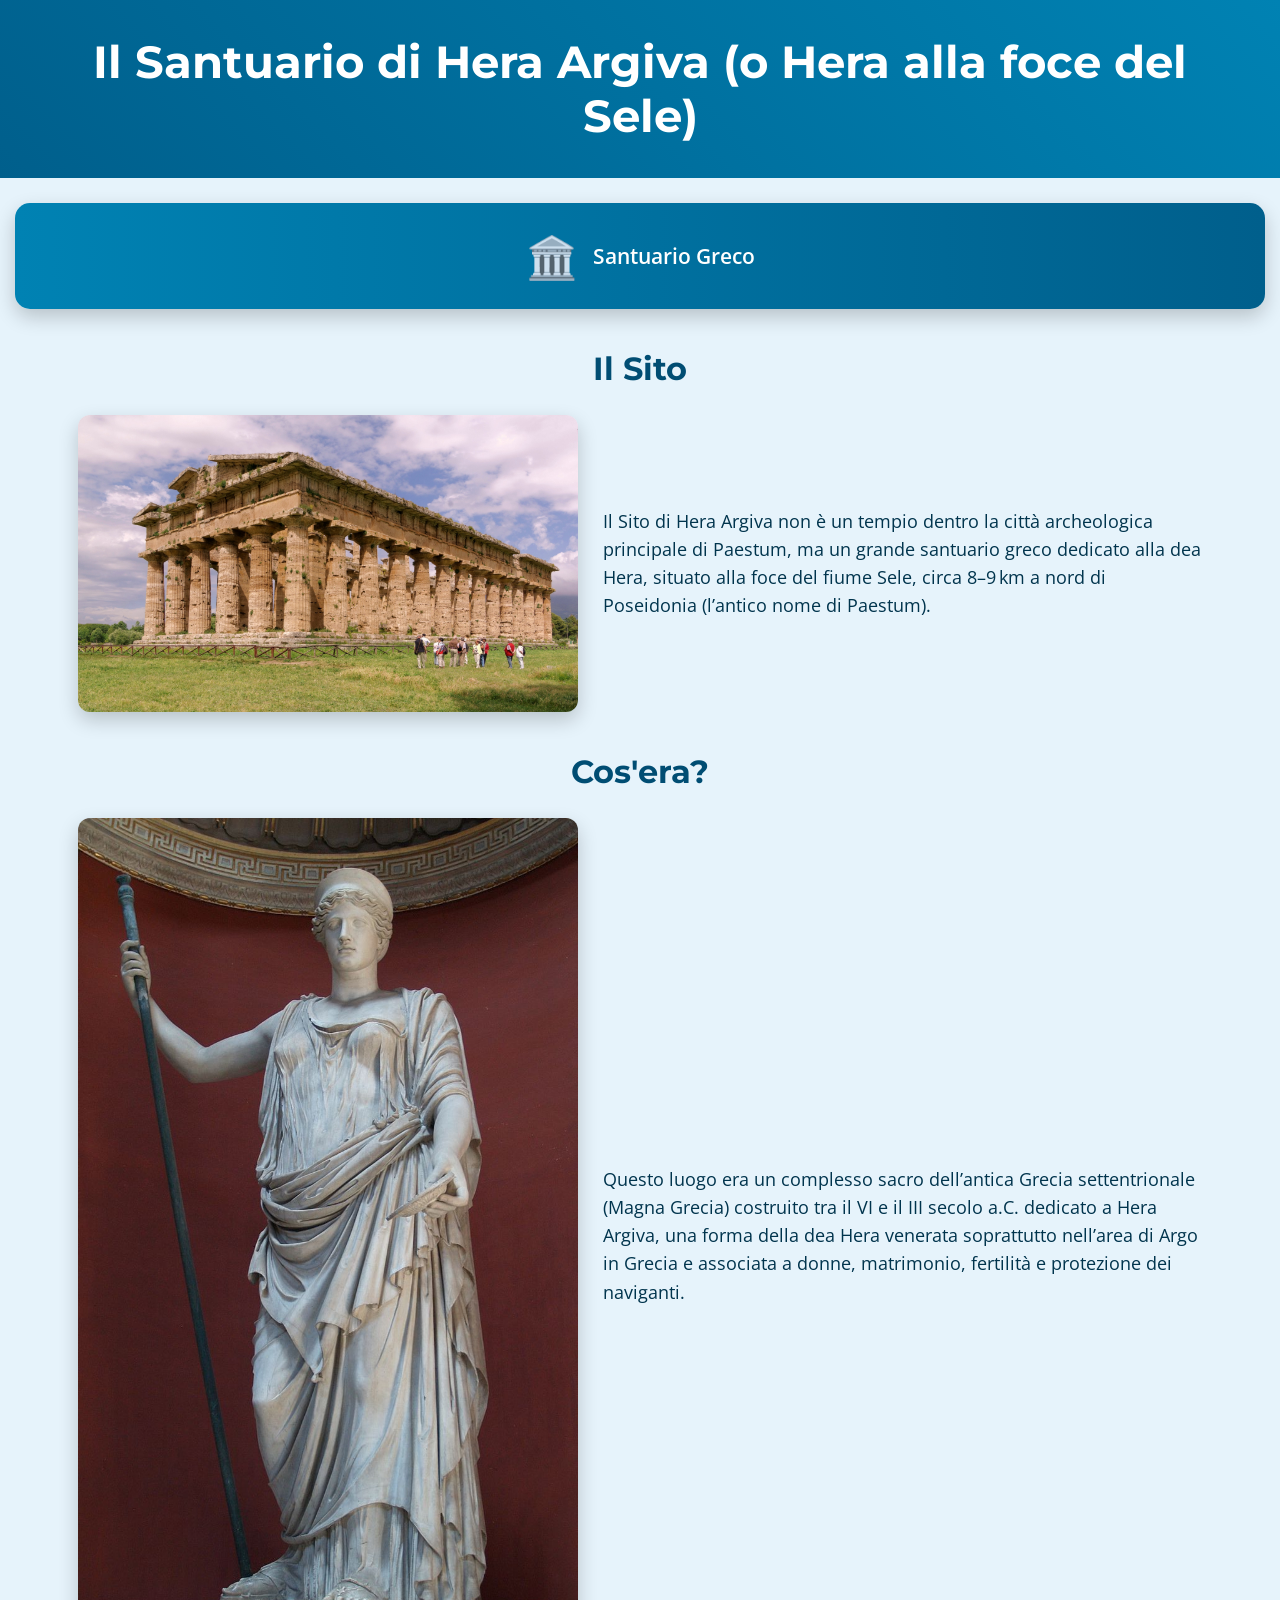
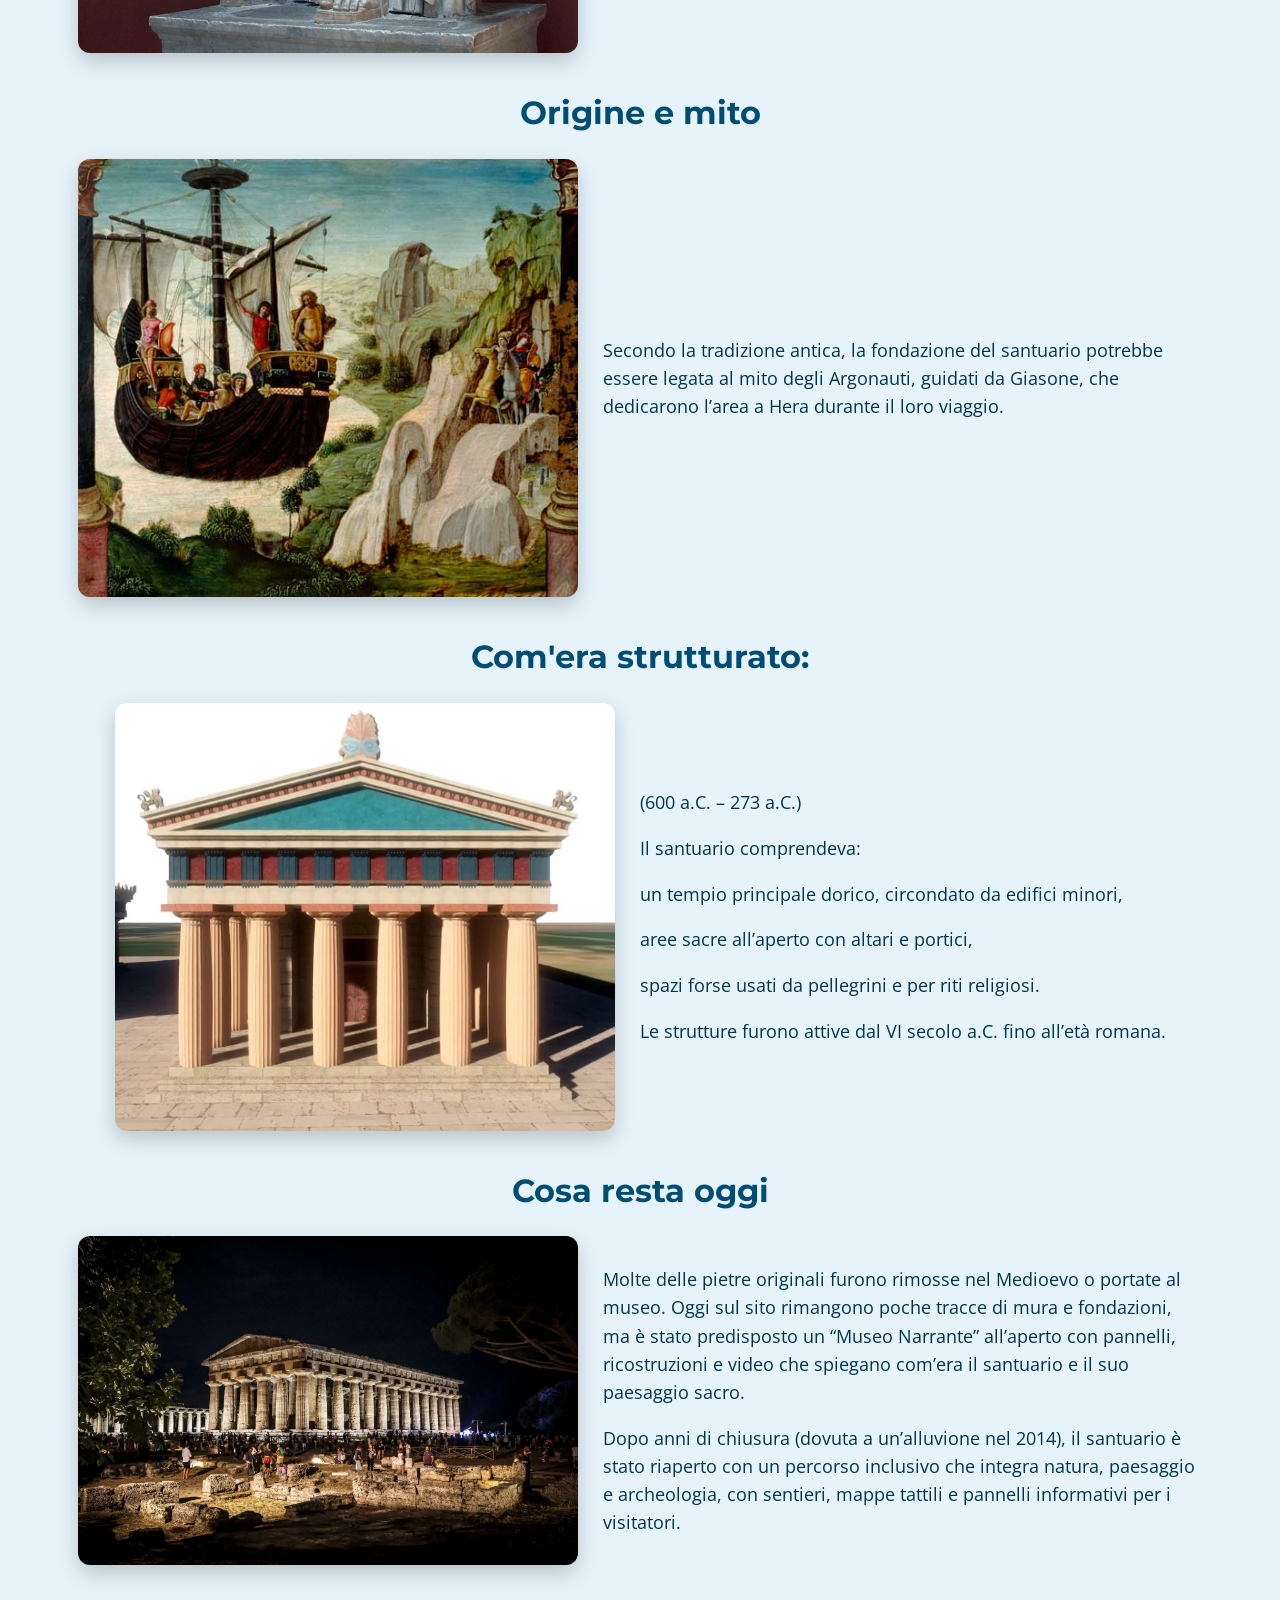
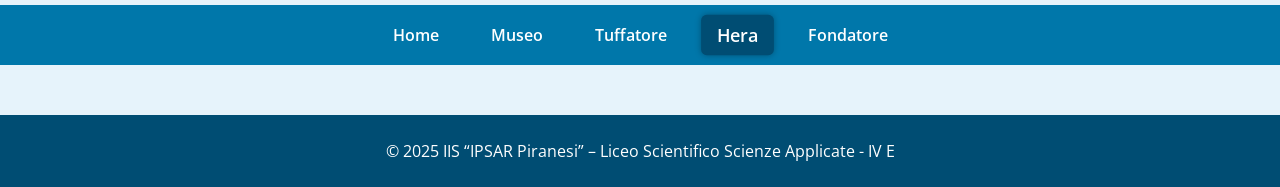
<file: SitodiHera.html>
<!DOCTYPE html>
<html lang="it">
<head>
    <meta charset="UTF-8">
    <title>Sito di Hera – Paestum | Liceo Scientifico Scienze Applicate 4E</title>

    <!-- Font -->
    <link href="https://fonts.googleapis.com/css2?family=Montserrat:wght@600;700&family=Open+Sans:wght@400;600&display=swap" rel="stylesheet">

    <style>

        body {
            margin: 0;
            background: #e6f3fb;
            font-family: 'Open Sans', sans-serif;
            color: #333;
        }

        /* ==================== HEADER ==================== */
        header {
            background: linear-gradient(45deg, #005F8C, #0082B3);
            padding: 35px;
            text-align: center;
            color: white;
        }

        header h1 {
            margin: 0;
            font-size: 2.8em;
            font-family: 'Montserrat', sans-serif;
            font-weight: 700;
        }

        header p {
            margin-top: 8px;
            font-size: 1.3em;
            opacity: 0.95;
        }

        /* ==================== HERO BAR ==================== */
        .hero {
            background: linear-gradient(90deg, #0082B3, #005F8C);
            padding: 25px 25px;
            text-align: center;
            font-size: 1.3em;
            font-weight: 600;
            border-radius: 15px;
            box-shadow: 0 8px 20px rgba(0,0,0,0.2);
            margin: 25px auto;
            max-width: 1200px;
            display: flex;
            align-items: center;
            justify-content: center;
            gap: 15px;
            color: white;
        }

        .hero-icon {
            font-size: 2em;
        }

        /* ==================== NAVBAR ==================== */
        nav {
            background: #0077AA;
            padding: 12px;
            text-align: center;
        }

        nav a {
            margin: 0 10px;
            padding: 7px 14px;
            text-decoration: none;
            font-weight: 600;
            color: white;
            border-radius: 5px;
            display: inline-block;
            transition: transform 0.2s ease, background 0.25s, box-shadow 0.25s;
        }

        nav a:hover {
            background: #005F8C;
            transform: scale(1.12);
            box-shadow: 0 0 6px rgba(0,0,0,.25);
        }

        nav a.active {
            background: #004D73;
            transform: scale(1.12);
            box-shadow: 0 0 6px rgba(0,0,0,.3);
        }

        /* ==================== SEZIONI ==================== */
        .section-container {
            max-width: 1200px;
            margin: 40px auto;
            padding: 0 15px;
        }

        .sections-grid {
            display: grid;
            grid-template-columns: repeat(auto-fit, minmax(260px, 1fr));
            gap: 25px;
        }

        .section-card {
            background: white;
            padding: 20px;
            border-radius: 12px;
            border: 3px solid #0077AA;
            box-shadow: 0 0 12px rgba(0,0,0,.15);
            text-align: center;
            transition: transform .25s, box-shadow .25s;
        }

        .section-card:hover {
            transform: translateY(-6px);
            box-shadow: 0 12px 20px rgba(0,0,0,.25);
        }

        .section-card h3 {
            margin-bottom: 10px;
            font-size: 1.4em;
            font-family: 'Montserrat', sans-serif;
            color: #004D73;
        }

        .section-card p {
            font-size: 1em;
            color: #00344d;
        }

        .section-card a {
            display: inline-block;
            margin-top: 15px;
            background: #0077AA;
            color: white;
            padding: 8px 16px;
            border-radius: 8px;
            text-decoration: none;
            font-weight: 600;
            transition: background .25s, transform .25s;
        }

        .section-card a:hover {
            background: #005F8C;
            transform: scale(1.08);
        }

        /* ==================== FOOTER ==================== */
        footer {
            background: #004D73;
            color: white;
            text-align: center;
            padding: 25px;
            margin-top: 50px;
        }

        /* ==================== GRIGLIA IMMAGINI 2x2 ==================== */
        .image-grid {
            display: grid;
            grid-template-columns: repeat(2, 1fr); /* 2 colonne */
            grid-gap: 20px; /* spazio tra le immagini */
            max-width: 1000px;
            margin: 40px auto;
        }

        .image-grid img {
            width: 100%;
            height: auto;
            border-radius: 12px;
            border: 4px solid #0077AA;
            box-shadow: 0 8px 20px rgba(0,0,0,0.3);
            transition: transform 0.3s, box-shadow 0.3s;
        }

        .image-grid img:hover {
            transform: scale(1.05);
            box-shadow: 0 12px 25px rgba(0,0,0,0.5);
        }

    </style>
</head>

<body>

<header>
    <h1> Il Santuario di Hera Argiva (o Hera alla foce del Sele)</h1>
</header>

<div class="hero">
    <span class="hero-icon">🏛️</span>
     Santuario Greco
</div>

<!-- ================= STORIA E IMMAGINE================== -->
<div class="section-container">
    <h2 style="text-align:center; font-family:Montserrat; font-size:2em; color:#004D73;">
       Il Sito
    </h2>
    <div style="display:flex; flex-wrap:wrap; gap:25px; align-items:center; justify-content:center; margin-top:20px;">
        <img src="Hera.jpg" alt="Veduta dei templi di Paestum" class="paestum-img" style="max-width:500px; width:100%; border-radius:12px; box-shadow:0 8px 20px rgba(0,0,0,0.2);">
        <div style="max-width:600px; font-size:1.1em; color:#00344d; line-height:1.6;">
            
            <p>Il Sito di Hera Argiva non è un tempio dentro la città archeologica principale di Paestum, ma un grande santuario greco dedicato alla dea Hera, situato alla foce del fiume Sele, circa 8–9 km a nord di Poseidonia (l’antico nome di Paestum).</p>
        </div>
    </div>
</div>
         
<!-- ================= STORIA E IMMAGINE 2================== -->
<div class="section-container">
    <h2 style="text-align:center; font-family:Montserrat; font-size:2em; color:#004D73;">
       Cos'era?
    </h2>
    <div style="display:flex; flex-wrap:wrap; gap:25px; align-items:center; justify-content:center; margin-top:20px;">
        <img src="Dea.jpg" alt="Veduta dei templi di Paestum" class="paestum-img" style="max-width:500px; width:100%; border-radius:12px; box-shadow:0 8px 20px rgba(0,0,0,0.2);">
        <div style="max-width:600px; font-size:1.1em; color:#00344d; line-height:1.6;">
            
            <p>Questo luogo era un complesso sacro dell’antica Grecia settentrionale (Magna Grecia) costruito tra il VI e il III secolo a.C. dedicato a Hera Argiva, una forma della dea Hera venerata soprattutto nell’area di Argo in Grecia e associata a donne, matrimonio, fertilità e protezione dei naviganti.</p>
        </div>
    </div>
</div>

<!-- ================= STORIA E IMMAGINE 3================== -->
<div class="section-container">
    <h2 style="text-align:center; font-family:Montserrat; font-size:2em; color:#004D73;">
      Origine e mito
    </h2>
    <div style="display:flex; flex-wrap:wrap; gap:25px; align-items:center; justify-content:center; margin-top:20px;">
        <img src="Argonauti.jpg" alt="Veduta dei templi di Paestum" class="paestum-img" style="max-width:500px; width:100%; border-radius:12px; box-shadow:0 8px 20px rgba(0,0,0,0.2);">
        <div style="max-width:600px; font-size:1.1em; color:#00344d; line-height:1.6;">

            <p>Secondo la tradizione antica, la fondazione del santuario potrebbe essere legata al mito degli Argonauti, guidati da Giasone, che dedicarono l’area a Hera durante il loro viaggio. </p>

        </div>
    </div>
</div>

<!-- ================= STORIA E IMMAGINE 4================== -->
<div class="section-container">
    <h2 style="text-align:center; font-family:Montserrat; font-size:2em; color:#004D73;">
       Com'era strutturato:
    </h2>
    <div style="display:flex; flex-wrap:wrap; gap:25px; align-items:center; justify-content:center; margin-top:20px;">
        <img src="Tempio.jpg" alt="Veduta dei templi di Paestum" class="paestum-img" style="max-width:500px; width:100%; border-radius:12px; box-shadow:0 8px 20px rgba(0,0,0,0.2);">
        <div style="max-width:600px; font-size:1.1em; color:#00344d; line-height:1.6;">
            <p>(600 a.C. – 273 a.C.)</p>
<p>Il santuario comprendeva:</p>
<p>un tempio principale dorico, circondato da edifici minori,</p>
<p>aree sacre all’aperto con altari e portici,</p>
<p>spazi forse usati da pellegrini e per riti religiosi.</p>
<p>Le strutture furono attive dal VI secolo a.C. fino all’età romana.</p>

        </div>
    </div>
</div>

<!-- ================= STORIA E IMMAGINE 5================== -->
<div class="section-container">
    <h2 style="text-align:center; font-family:Montserrat; font-size:2em; color:#004D73;">
       Cosa resta oggi
    </h2>
    <div style="display:flex; flex-wrap:wrap; gap:25px; align-items:center; justify-content:center; margin-top:20px;">
        <img src="Hera2.jpg" alt="Veduta dei templi di Paestum" class="paestum-img" style="max-width:500px; width:100%; border-radius:12px; box-shadow:0 8px 20px rgba(0,0,0,0.2);">
        <div style="max-width:600px; font-size:1.1em; color:#00344d; line-height:1.6;">
            
<p>Molte delle pietre originali furono rimosse nel Medioevo o portate al museo. Oggi sul sito rimangono poche tracce di mura e fondazioni, ma è stato predisposto un “Museo Narrante” all’aperto con pannelli, ricostruzioni e video che spiegano com’era il santuario e il suo paesaggio sacro.</p>
<p>Dopo anni di chiusura (dovuta a un’alluvione nel 2014), il santuario è stato riaperto con un percorso inclusivo che integra natura, paesaggio e archeologia, con sentieri, mappe tattili e pannelli informativi per i visitatori.</p>

        </div>
    </div>
</div>





<nav>
    <a href="index.html">Home</a>
    <a href="Museo.html">Museo</a>
    <a href="Tuffatore.html">Tuffatore</a>
    <a href="SitodiHera.html" class="active">Hera</a>
    <a href="Fondatore.html">Fondatore</a>

 
</nav>

<div class="top-container">

<footer>
    © 2025 IIS “IPSAR Piranesi” – Liceo Scientifico Scienze Applicate -  IV E
</footer>

</body>
</html>
</file>
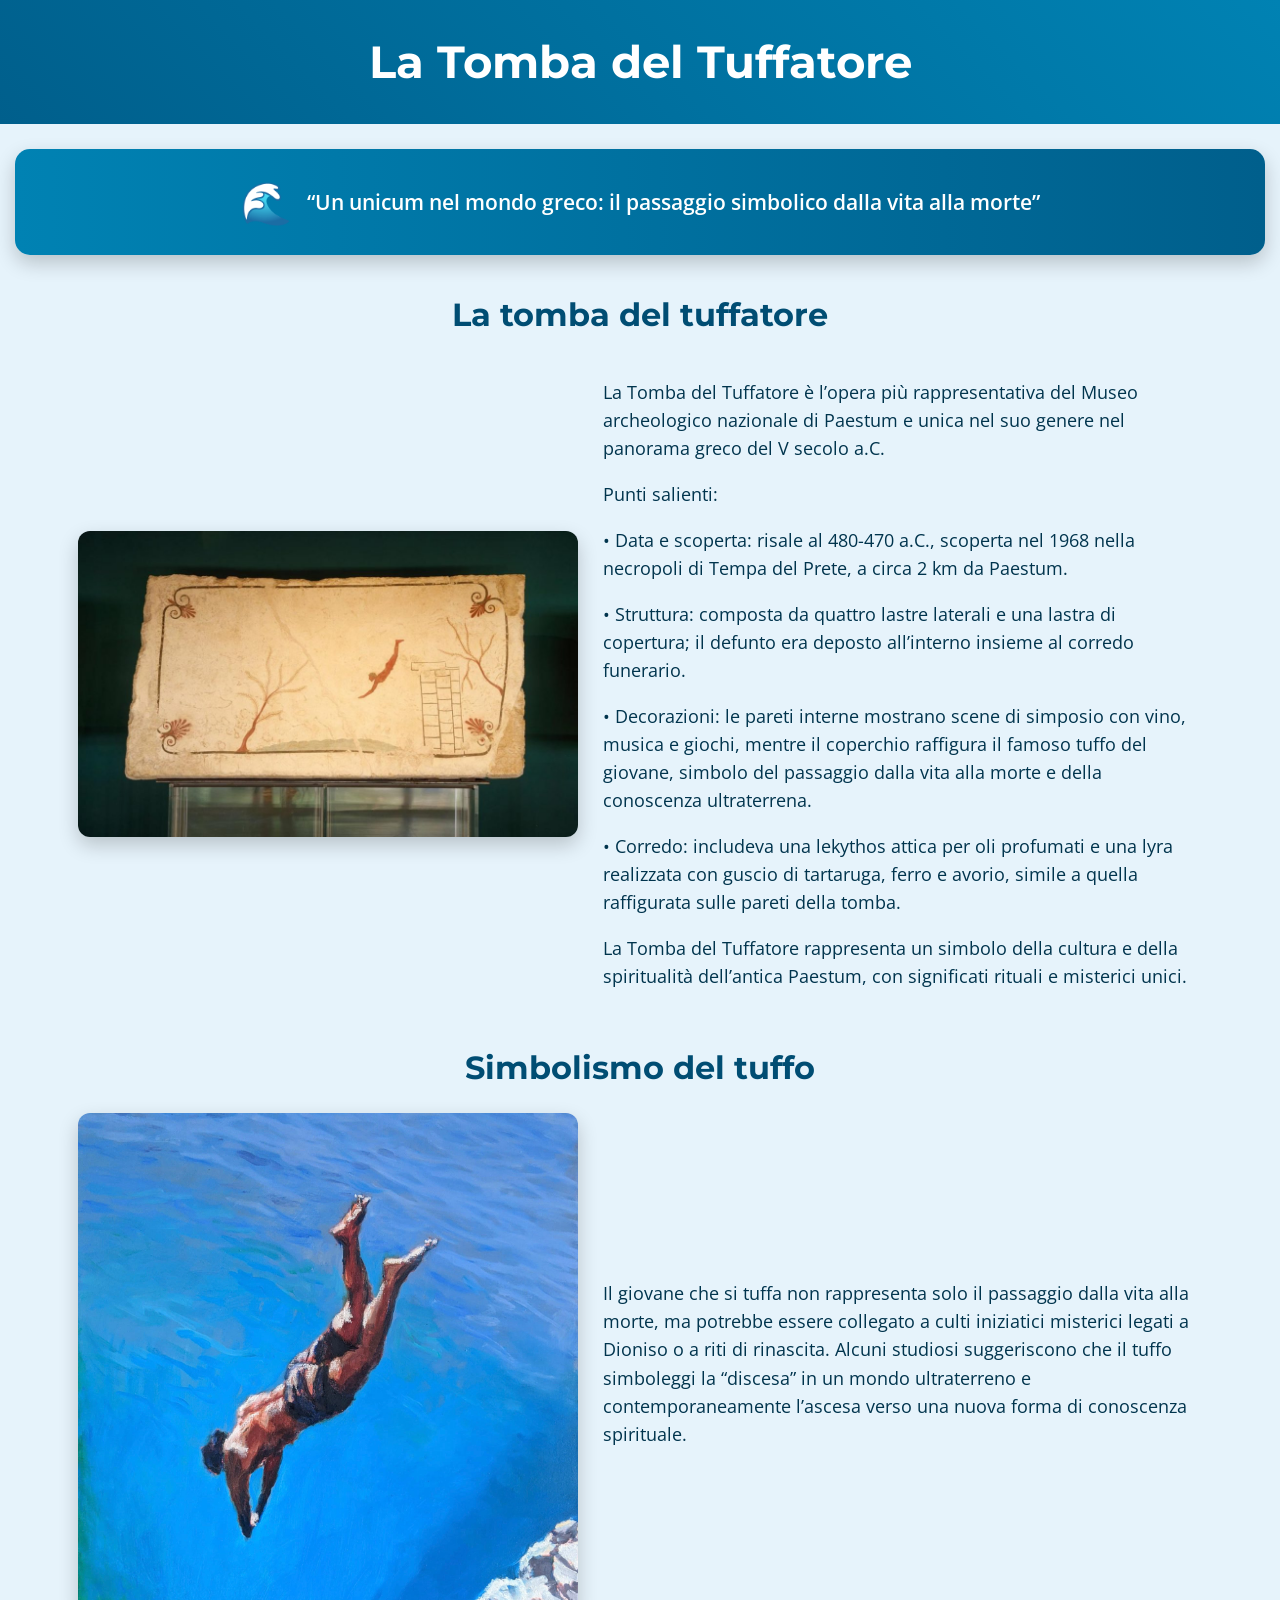
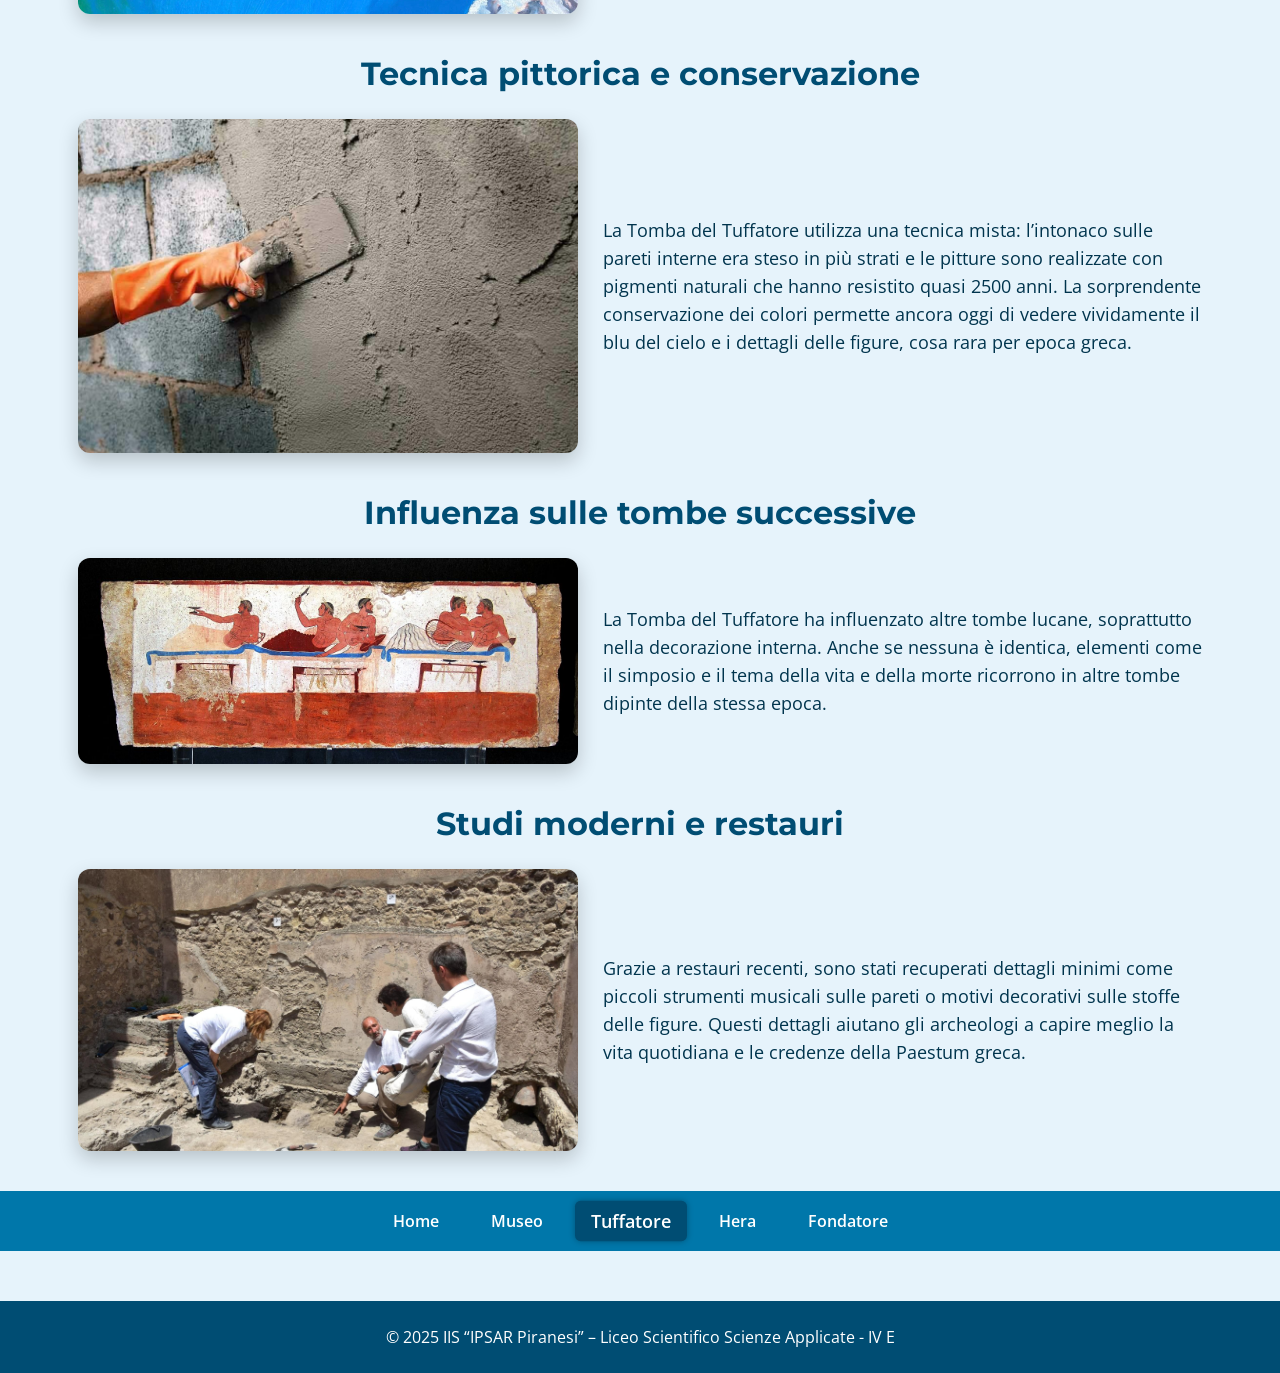
<file: Tuffatore.html>
<!DOCTYPE html>
<html lang="it">
<head>
    <meta charset="UTF-8">
    <title>La Tomba del Tuffatore – Paestum | Liceo Scientifico Scienze Applicate 4E</title>

    <!-- Font -->
    <link href="https://fonts.googleapis.com/css2?family=Montserrat:wght@600;700&family=Open+Sans:wght@400;600&display=swap" rel="stylesheet">

    <style>

        body {
            margin: 0;
            background: #e6f3fb;
            font-family: 'Open Sans', sans-serif;
            color: #333;
        }

        /* ==================== HEADER ==================== */
        header {
            background: linear-gradient(45deg, #005F8C, #0082B3);
            padding: 35px;
            text-align: center;
            color: white;
        }

        header h1 {
            margin: 0;
            font-size: 2.8em;
            font-family: 'Montserrat', sans-serif;
            font-weight: 700;
        }

        header p {
            margin-top: 8px;
            font-size: 1.3em;
            opacity: 0.95;
        }

        /* ==================== HERO BAR ==================== */
        .hero {
            background: linear-gradient(90deg, #0082B3, #005F8C);
            padding: 25px 25px;
            text-align: center;
            font-size: 1.3em;
            font-weight: 600;
            border-radius: 15px;
            box-shadow: 0 8px 20px rgba(0,0,0,0.2);
            margin: 25px auto;
            max-width: 1200px;
            display: flex;
            align-items: center;
            justify-content: center;
            gap: 15px;
            color: white;
        }

        .hero-icon {
            font-size: 2em;
        }

        /* ==================== NAVBAR ==================== */
        nav {
            background: #0077AA;
            padding: 12px;
            text-align: center;
        }

        nav a {
            margin: 0 10px;
            padding: 7px 14px;
            text-decoration: none;
            font-weight: 600;
            color: white;
            border-radius: 5px;
            display: inline-block;
            transition: transform 0.2s ease, background 0.25s, box-shadow 0.25s;
        }

        nav a:hover {
            background: #005F8C;
            transform: scale(1.12);
            box-shadow: 0 0 6px rgba(0,0,0,.25);
        }

        nav a.active {
            background: #004D73;
            transform: scale(1.12);
            box-shadow: 0 0 6px rgba(0,0,0,.3);
        }

        /* ==================== SEZIONI ==================== */
        .section-container {
            max-width: 1200px;
            margin: 40px auto;
            padding: 0 15px;
        }

        .sections-grid {
            display: grid;
            grid-template-columns: repeat(auto-fit, minmax(260px, 1fr));
            gap: 25px;
        }

        .section-card {
            background: white;
            padding: 20px;
            border-radius: 12px;
            border: 3px solid #0077AA;
            box-shadow: 0 0 12px rgba(0,0,0,.15);
            text-align: center;
            transition: transform .25s, box-shadow .25s;
        }

        .section-card:hover {
            transform: translateY(-6px);
            box-shadow: 0 12px 20px rgba(0,0,0,.25);
        }

        .section-card h3 {
            margin-bottom: 10px;
            font-size: 1.4em;
            font-family: 'Montserrat', sans-serif;
            color: #004D73;
        }

        .section-card p {
            font-size: 1em;
            color: #00344d;
        }

        .section-card a {
            display: inline-block;
            margin-top: 15px;
            background: #0077AA;
            color: white;
            padding: 8px 16px;
            border-radius: 8px;
            text-decoration: none;
            font-weight: 600;
            transition: background .25s, transform .25s;
        }

        .section-card a:hover {
            background: #005F8C;
            transform: scale(1.08);
        }

        /* ==================== FOOTER ==================== */
        footer {
            background: #004D73;
            color: white;
            text-align: center;
            padding: 25px;
            margin-top: 50px;
        }

        /* ==================== GRIGLIA IMMAGINI 2x2 ==================== */
        .image-grid {
            display: grid;
            grid-template-columns: repeat(2, 1fr); /* 2 colonne */
            grid-gap: 20px; /* spazio tra le immagini */
            max-width: 1000px;
            margin: 40px auto;
        }

        .image-grid img {
            width: 100%;
            height: auto;
            border-radius: 12px;
            border: 4px solid #0077AA;
            box-shadow: 0 8px 20px rgba(0,0,0,0.3);
            transition: transform 0.3s, box-shadow 0.3s;
        }

        .image-grid img:hover {
            transform: scale(1.05);
            box-shadow: 0 12px 25px rgba(0,0,0,0.5);
        }

    </style>
</head>

<body>

<header>
    <h1>La Tomba del Tuffatore</h1>
</header>

<div class="hero">
    <span class="hero-icon">🌊</span>
     “Un unicum nel mondo greco: il passaggio simbolico dalla vita alla morte” 
</div>

<!-- ================= STORIA E IMMAGINE================== -->
<div class="section-container">
    <h2 style="text-align:center; font-family:Montserrat; font-size:2em; color:#004D73;">
       La tomba del tuffatore
    </h2>
    <div style="display:flex; flex-wrap:wrap; gap:25px; align-items:center; justify-content:center; margin-top:20px;">
        <img src="La tomba del tuffatore.jpg" alt="Veduta dei templi di Paestum" class="paestum-img" style="max-width:500px; width:100%; border-radius:12px; box-shadow:0 8px 20px rgba(0,0,0,0.2);">
        <div style="max-width:600px; font-size:1.1em; color:#00344d; line-height:1.6;">
            
            <p>La Tomba del Tuffatore è l’opera più rappresentativa del Museo archeologico nazionale di Paestum e unica nel suo genere nel panorama greco del V secolo a.C.</p>
<p>Punti salienti:</p>
<p>•	Data e scoperta: risale al 480-470 a.C., scoperta nel 1968 nella necropoli di Tempa del Prete, a circa 2 km da Paestum.</p>
<p>•	Struttura: composta da quattro lastre laterali e una lastra di copertura; il defunto era deposto all’interno insieme al corredo funerario.</p>
<p>•	Decorazioni: le pareti interne mostrano scene di simposio con vino, musica e giochi, mentre il coperchio raffigura il famoso tuffo del giovane, simbolo del passaggio dalla vita alla morte e della conoscenza ultraterrena.</p>
<p>•	Corredo: includeva una lekythos attica per oli profumati e una lyra realizzata con guscio di tartaruga, ferro e avorio, simile a quella raffigurata sulle pareti della tomba.</p>
<p>La Tomba del Tuffatore rappresenta un simbolo della cultura e della spiritualità dell’antica Paestum, con significati rituali e misterici unici.</p>
        </div>
    </div>
</div>
         
<!-- ================= STORIA E IMMAGINE 2================== -->
<div class="section-container">
    <h2 style="text-align:center; font-family:Montserrat; font-size:2em; color:#004D73;">
       Simbolismo del tuffo
    </h2>
    <div style="display:flex; flex-wrap:wrap; gap:25px; align-items:center; justify-content:center; margin-top:20px;">
        <img src="Simbolismo.jpg" alt="Veduta dei templi di Paestum" class="paestum-img" style="max-width:500px; width:100%; border-radius:12px; box-shadow:0 8px 20px rgba(0,0,0,0.2);">
        <div style="max-width:600px; font-size:1.1em; color:#00344d; line-height:1.6;">
            
            <p>Il giovane che si tuffa non rappresenta solo il passaggio dalla vita alla morte, ma potrebbe essere collegato a culti iniziatici misterici legati a Dioniso o a riti di rinascita. Alcuni studiosi suggeriscono che il tuffo simboleggi la “discesa” in un mondo ultraterreno e contemporaneamente l’ascesa verso una nuova forma di conoscenza spirituale.</p>
        </div>
    </div>
</div>

<!-- ================= STORIA E IMMAGINE 3================== -->
<div class="section-container">
    <h2 style="text-align:center; font-family:Montserrat; font-size:2em; color:#004D73;">
      Tecnica pittorica e conservazione
    </h2>
    <div style="display:flex; flex-wrap:wrap; gap:25px; align-items:center; justify-content:center; margin-top:20px;">
        <img src="Intonaco.jpg" alt="Veduta dei templi di Paestum" class="paestum-img" style="max-width:500px; width:100%; border-radius:12px; box-shadow:0 8px 20px rgba(0,0,0,0.2);">
        <div style="max-width:600px; font-size:1.1em; color:#00344d; line-height:1.6;">

            <p>La Tomba del Tuffatore utilizza una tecnica mista: l’intonaco sulle pareti interne era steso in più strati e le pitture sono realizzate con pigmenti naturali che hanno resistito quasi 2500 anni. La sorprendente conservazione dei colori permette ancora oggi di vedere vividamente il blu del cielo e i dettagli delle figure, cosa rara per epoca greca.</p>

        </div>
    </div>
</div>

<!-- ================= STORIA E IMMAGINE 4================== -->
<div class="section-container">
    <h2 style="text-align:center; font-family:Montserrat; font-size:2em; color:#004D73;">
       Influenza sulle tombe successive
    </h2>
    <div style="display:flex; flex-wrap:wrap; gap:25px; align-items:center; justify-content:center; margin-top:20px;">
        <img src="Simposio.jpg" alt="Veduta dei templi di Paestum" class="paestum-img" style="max-width:500px; width:100%; border-radius:12px; box-shadow:0 8px 20px rgba(0,0,0,0.2);">
        <div style="max-width:600px; font-size:1.1em; color:#00344d; line-height:1.6;">
            <p>La Tomba del Tuffatore ha influenzato altre tombe lucane, soprattutto nella decorazione interna. Anche se nessuna è identica, elementi come il simposio e il tema della vita e della morte ricorrono in altre tombe dipinte della stessa epoca.</p>


        </div>
    </div>
</div>

<!-- ================= STORIA E IMMAGINE 5================== -->
<div class="section-container">
    <h2 style="text-align:center; font-family:Montserrat; font-size:2em; color:#004D73;">
       Studi moderni e restauri
    </h2>
    <div style="display:flex; flex-wrap:wrap; gap:25px; align-items:center; justify-content:center; margin-top:20px;">
        <img src="Restauro.jpg" alt="Veduta dei templi di Paestum" class="paestum-img" style="max-width:500px; width:100%; border-radius:12px; box-shadow:0 8px 20px rgba(0,0,0,0.2);">
        <div style="max-width:600px; font-size:1.1em; color:#00344d; line-height:1.6;">
            
<p>Grazie a restauri recenti, sono stati recuperati dettagli minimi come piccoli strumenti musicali sulle pareti o motivi decorativi sulle stoffe delle figure. Questi dettagli aiutano gli archeologi a capire meglio la vita quotidiana e le credenze della Paestum greca.</p>


        </div>
    </div>
</div>




<nav>
    <a href="index.html">Home</a>
    <a href="Museo.html">Museo</a>
    <a href="Tuffatore.html" class="active">Tuffatore</a>
    <a href="SitodiHera.html">Hera</a>
    <a href="Fondatore.html">Fondatore</a>

 
</nav>

<div class="top-container">


<footer>
    © 2025 IIS “IPSAR Piranesi” – Liceo Scientifico Scienze Applicate -  IV E
</footer>

</body>
</html>
</file>
<file: style.css>
/* FONT */
@import url('https://fonts.googleapis.com/css2?family=Playfair+Display:wght@400;600&family=Libre+Baskerville&display=swap');

/* RESET BASE */
*{
    margin:0;
    padding:0;
    box-sizing:border-box;
}

/* BODY */

body{
    background:#f5f1e8;
    color:#2c2c2c;
    font-family:'Libre Baskerville', serif;
    line-height:1.7;
}

/* HEADER */

header{
    height:100vh;
    display:flex;
    flex-direction:column;
    justify-content:center;
    align-items:center;
    text-align:center;
    padding:20px;
}

header h1{
    font-family:'Playfair Display', serif;
    font-size:60px;
    margin-bottom:10px;
}

header p{
    font-size:20px;
    margin-bottom:40px;
    max-width:600px;
}

/* NAV BUTTONS */

.nav-buttons{
    display:flex;
    gap:20px;
}

.nav-buttons a{
    text-decoration:none;
    color:white;
    background:#3a2f2f;
    padding:12px 22px;
    border-radius:6px;
    transition:0.3s;
    font-size:16px;
}

.nav-buttons a:hover{
    background:#5a4a4a;
}

/* INTRO SECTION */

.intro{
    padding:80px 20px;
    text-align:center;
    max-width:800px;
    margin:auto;
}

.intro h2{
    font-family:'Playfair Display', serif;
    font-size:36px;
    margin-bottom:20px;
}

/* POET SECTIONS */

.poet-section{
    padding:100px 20px;
    text-align:center;
}

.poet-section:nth-child(even){
    background:#f0ebe1;
}

.poet-name{
    font-family:'Playfair Display', serif;
    font-size:42px;
    margin-bottom:10px;
}

.poet-description{
    font-style:italic;
    margin-bottom:40px;
}

/* POET IMAGE */

.poet-image{
    width:200px;
    border-radius:10px;
    margin-bottom:30px;
}

/* POEM TITLE */

.poem-title{
    font-family:'Playfair Display', serif;
    font-size:28px;
    margin-bottom:20px;
}

/* POEM TEXT */

.poem{
    white-space:pre-line;
    font-size:18px;
    max-width:600px;
    margin:auto;
    margin-bottom:30px;
}

/* GROUP */

.group{
    font-style:italic;
    opacity:0.7;
}

/* FOOTER */

footer{
    text-align:center;
    padding:40px;
    background:#3a2f2f;
    color:white;
    margin-top:60px;
}

/* RESPONSIVE */

@media(max-width:768px){

header h1{
    font-size:40px;
}

.poet-name{
    font-size:32px;
}

.poem{
    font-size:16px;
}

}
</file>
